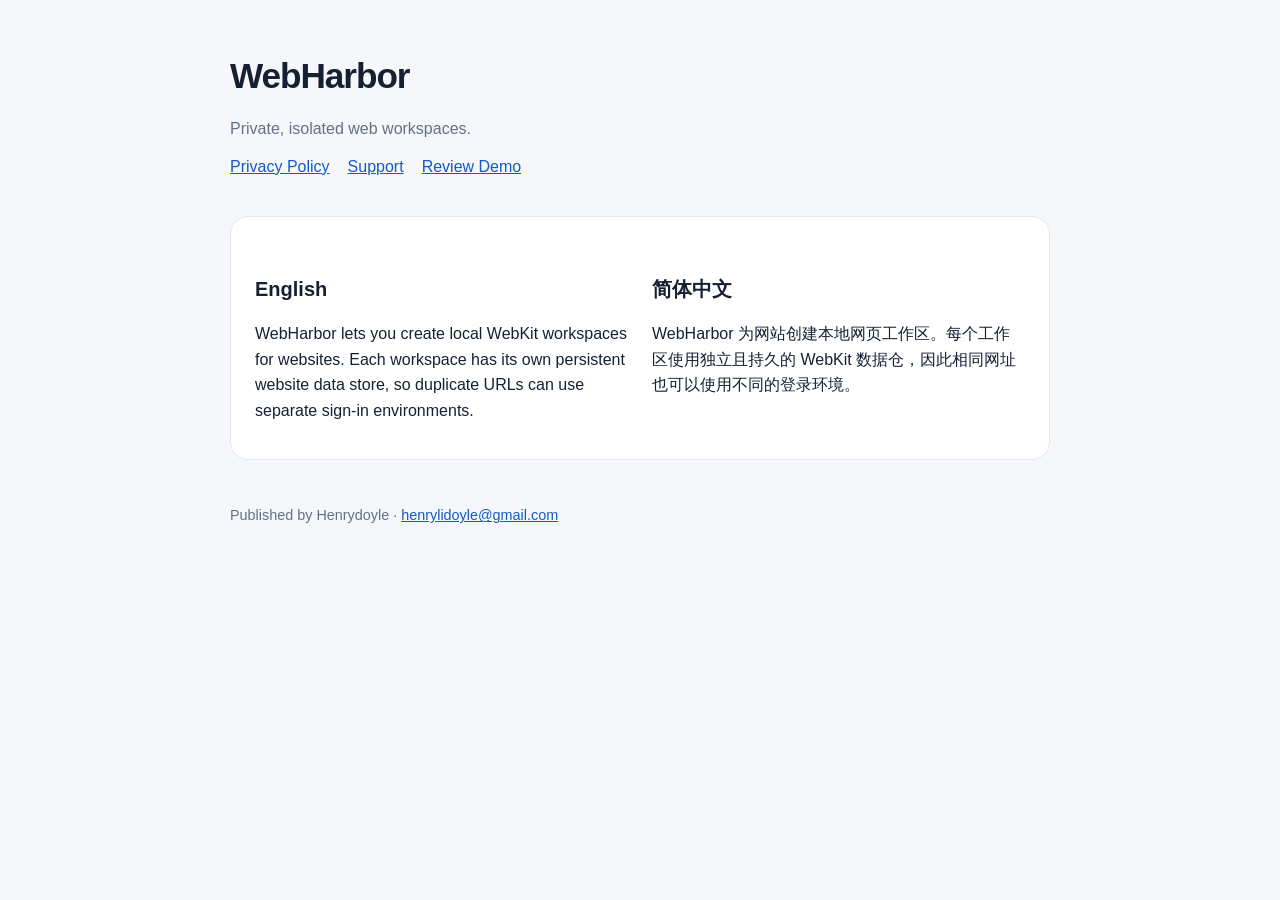
<file: index.html>
<!doctype html>
<html lang="en">
<head>
  <meta charset="utf-8">
  <meta name="viewport" content="width=device-width, initial-scale=1">
  <title>WebHarbor — Private web workspaces</title>
  <link rel="stylesheet" href="styles.css">
</head>
<body>
<main>
  <header>
    <h1>WebHarbor</h1>
    <p class="muted">Private, isolated web workspaces.</p>
    <nav><a href="privacy/">Privacy Policy</a><a href="support/">Support</a><a href="webharbor-demo/">Review Demo</a></nav>
  </header>
  <section class="card lang">
    <div>
      <h2>English</h2>
      <p>WebHarbor lets you create local WebKit workspaces for websites. Each workspace has its own persistent website data store, so duplicate URLs can use separate sign-in environments.</p>
    </div>
    <div lang="zh-Hans">
      <h2>简体中文</h2>
      <p>WebHarbor 为网站创建本地网页工作区。每个工作区使用独立且持久的 WebKit 数据仓，因此相同网址也可以使用不同的登录环境。</p>
    </div>
  </section>
  <footer class="muted">Published by Henrydoyle · <a href="mailto:henrylidoyle@gmail.com">henrylidoyle@gmail.com</a></footer>
</main>
</body>
</html>
</file>
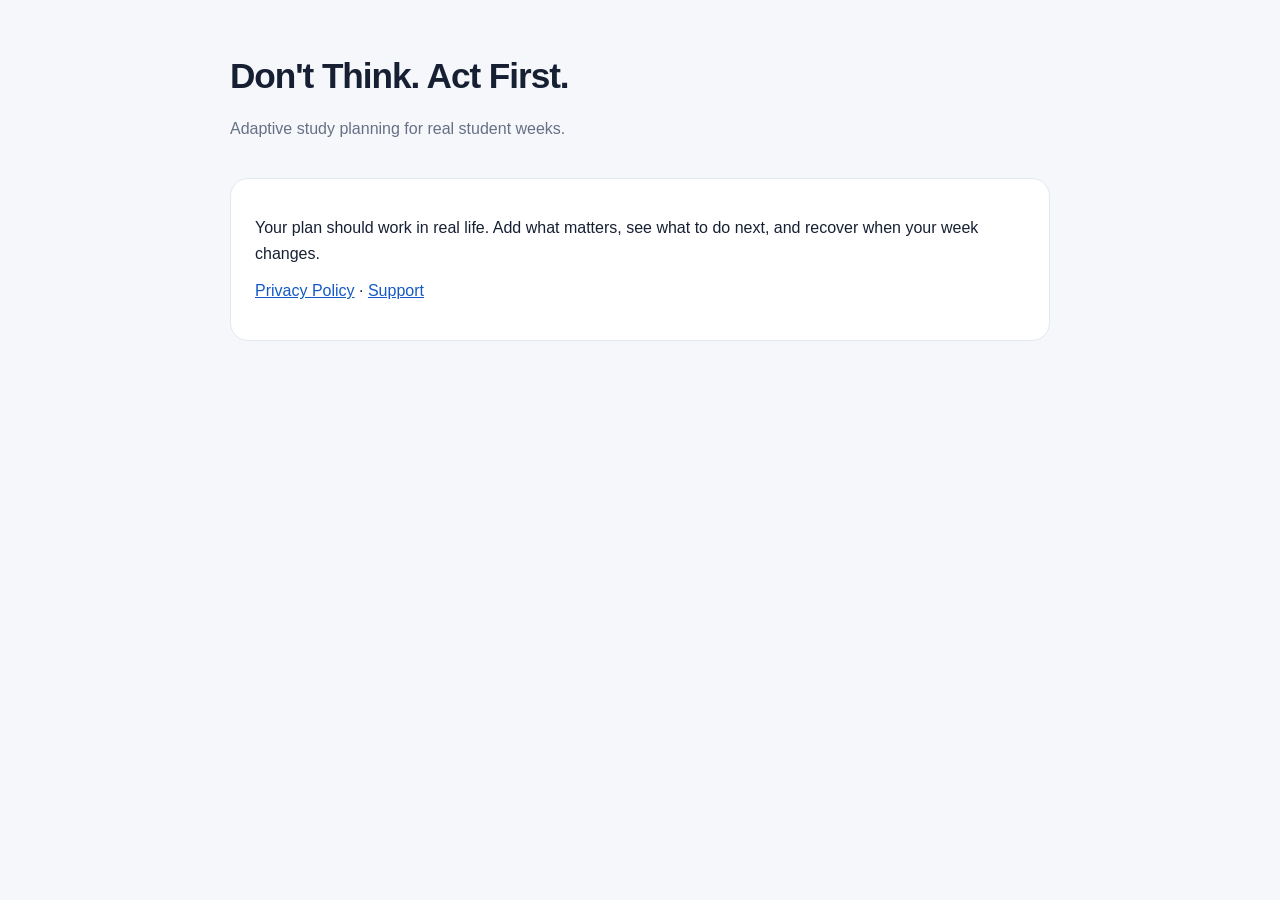
<file: dont-think-act-first/index.html>
<!doctype html>
<html lang="en">
<head>
  <meta charset="utf-8">
  <meta name="viewport" content="width=device-width, initial-scale=1">
  <title>Don't Think. Act First.</title>
  <link rel="stylesheet" href="../styles.css">
</head>
<body>
<main>
  <header><h1>Don't Think. Act First.</h1><p class="muted">Adaptive study planning for real student weeks.</p></header>
  <section class="card">
    <p>Your plan should work in real life. Add what matters, see what to do next, and recover when your week changes.</p>
    <p><a href="privacy/">Privacy Policy</a> · <a href="support/">Support</a></p>
  </section>
</main>
</body>
</html>
</file>
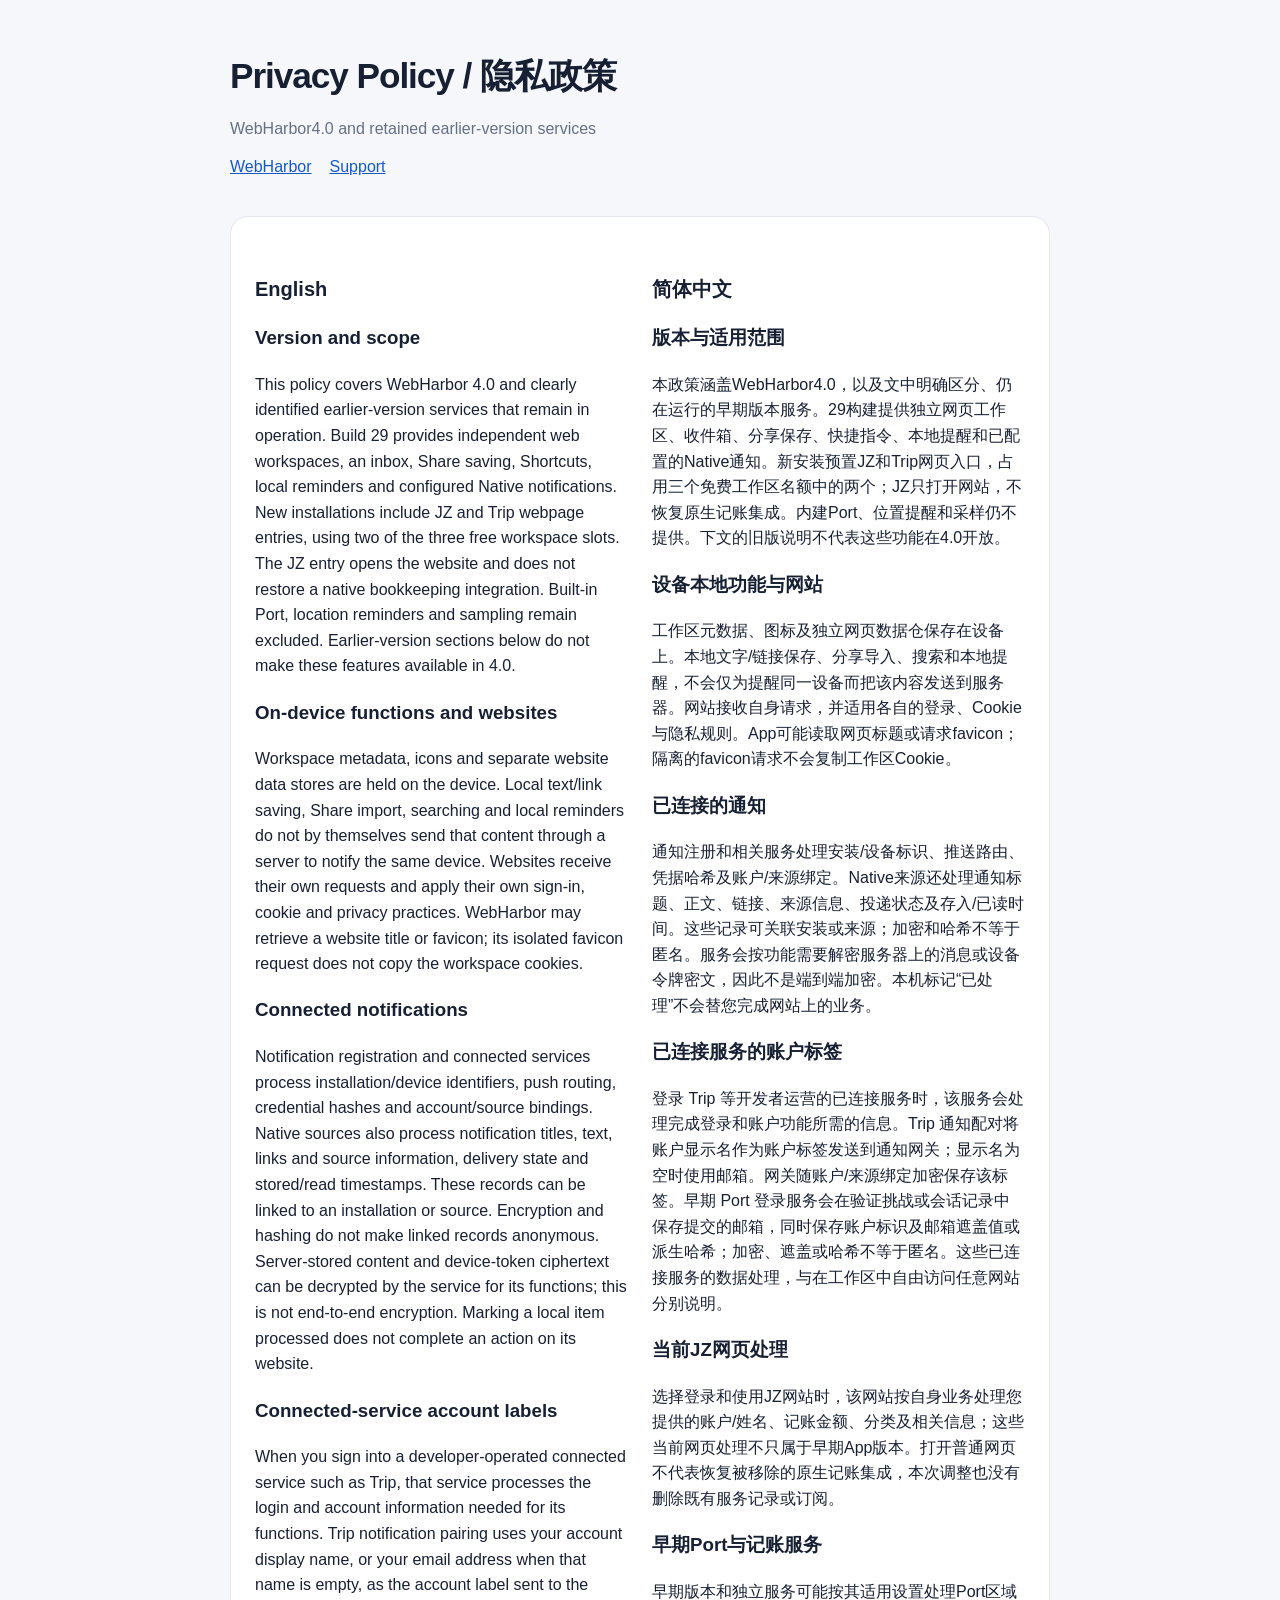
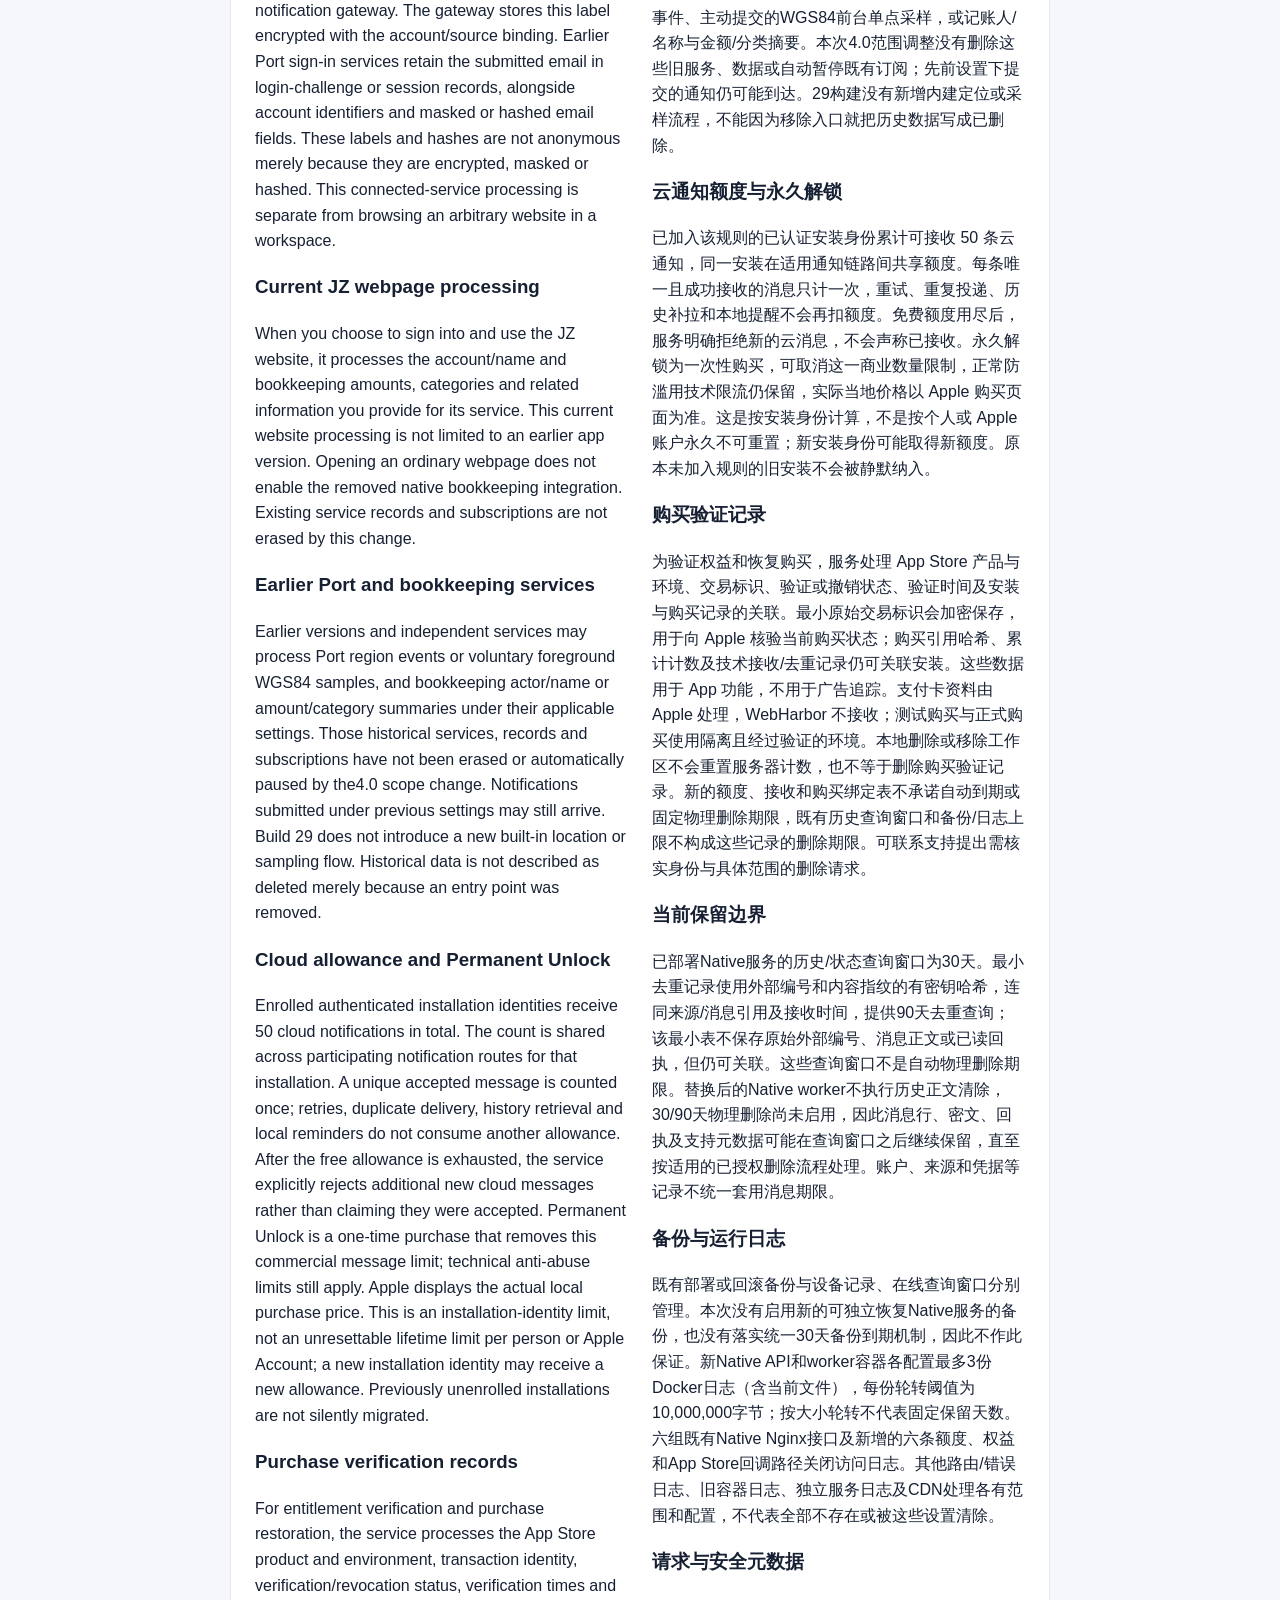
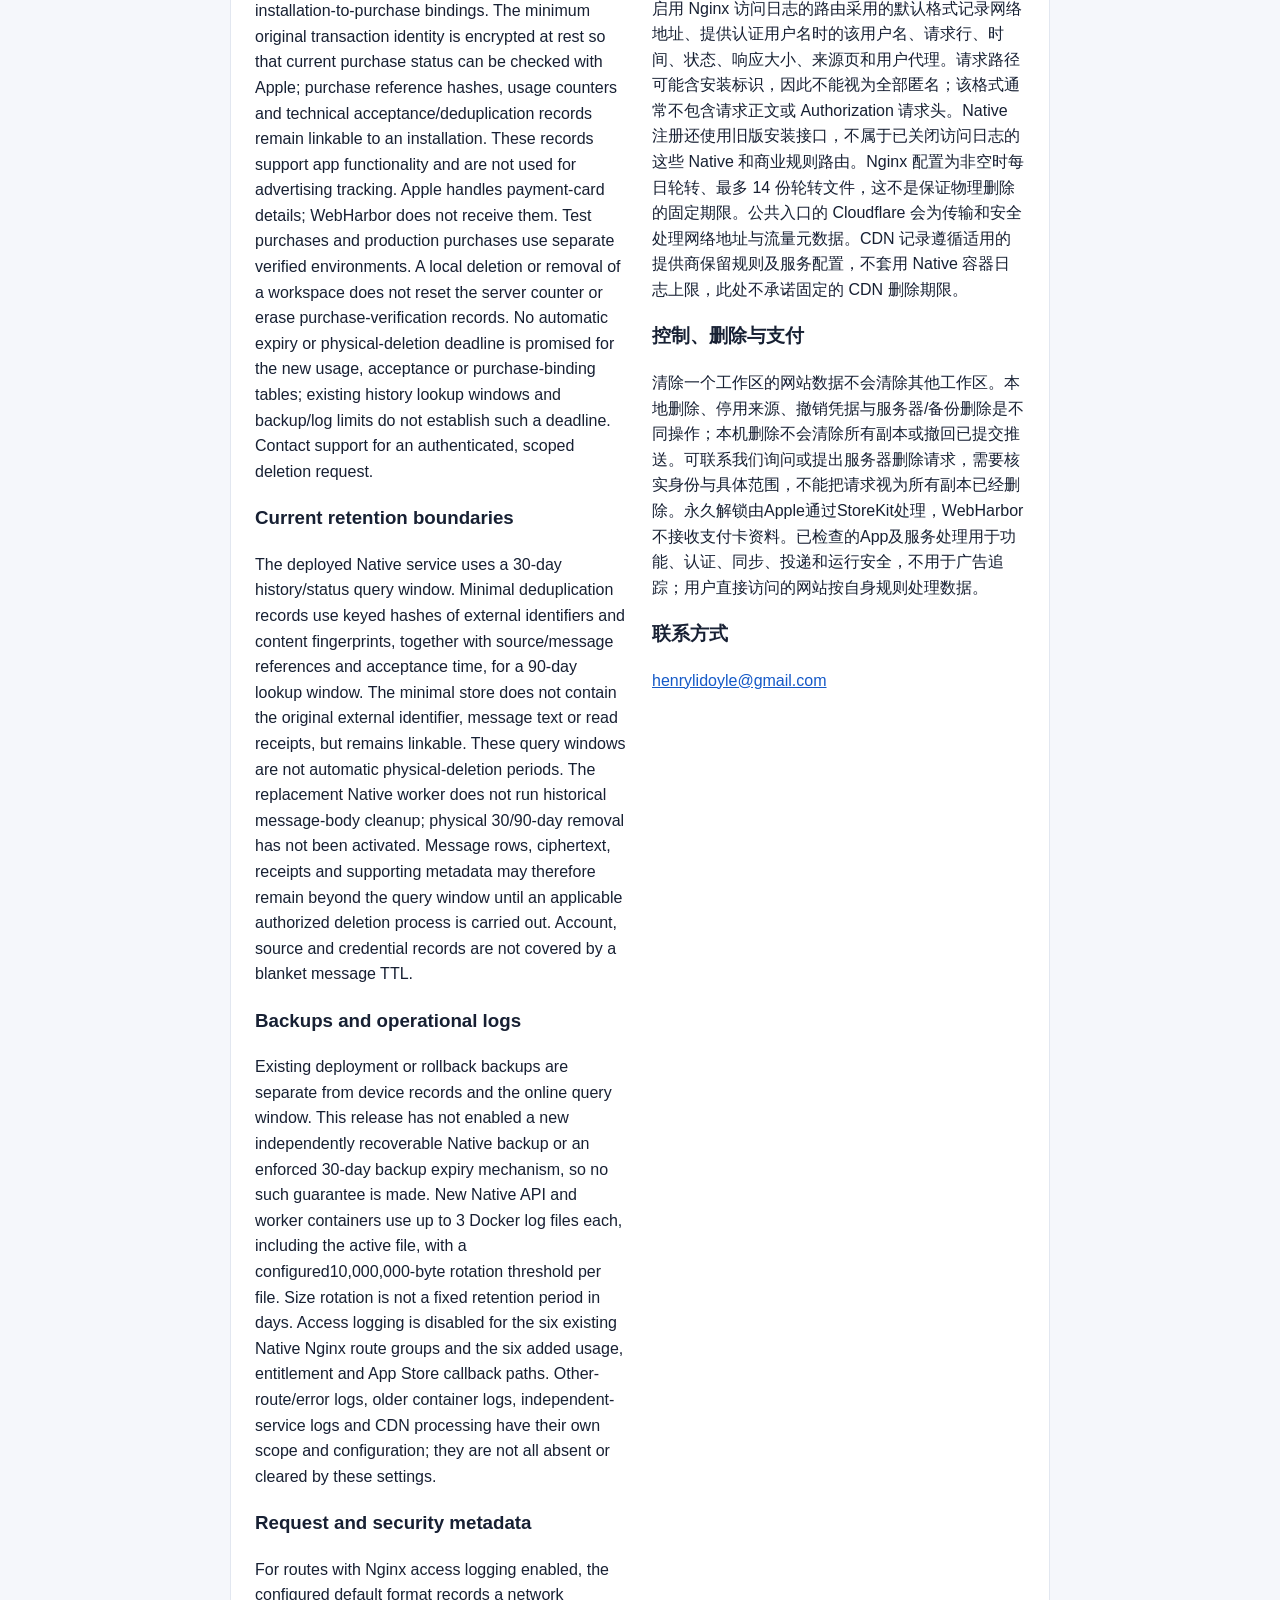
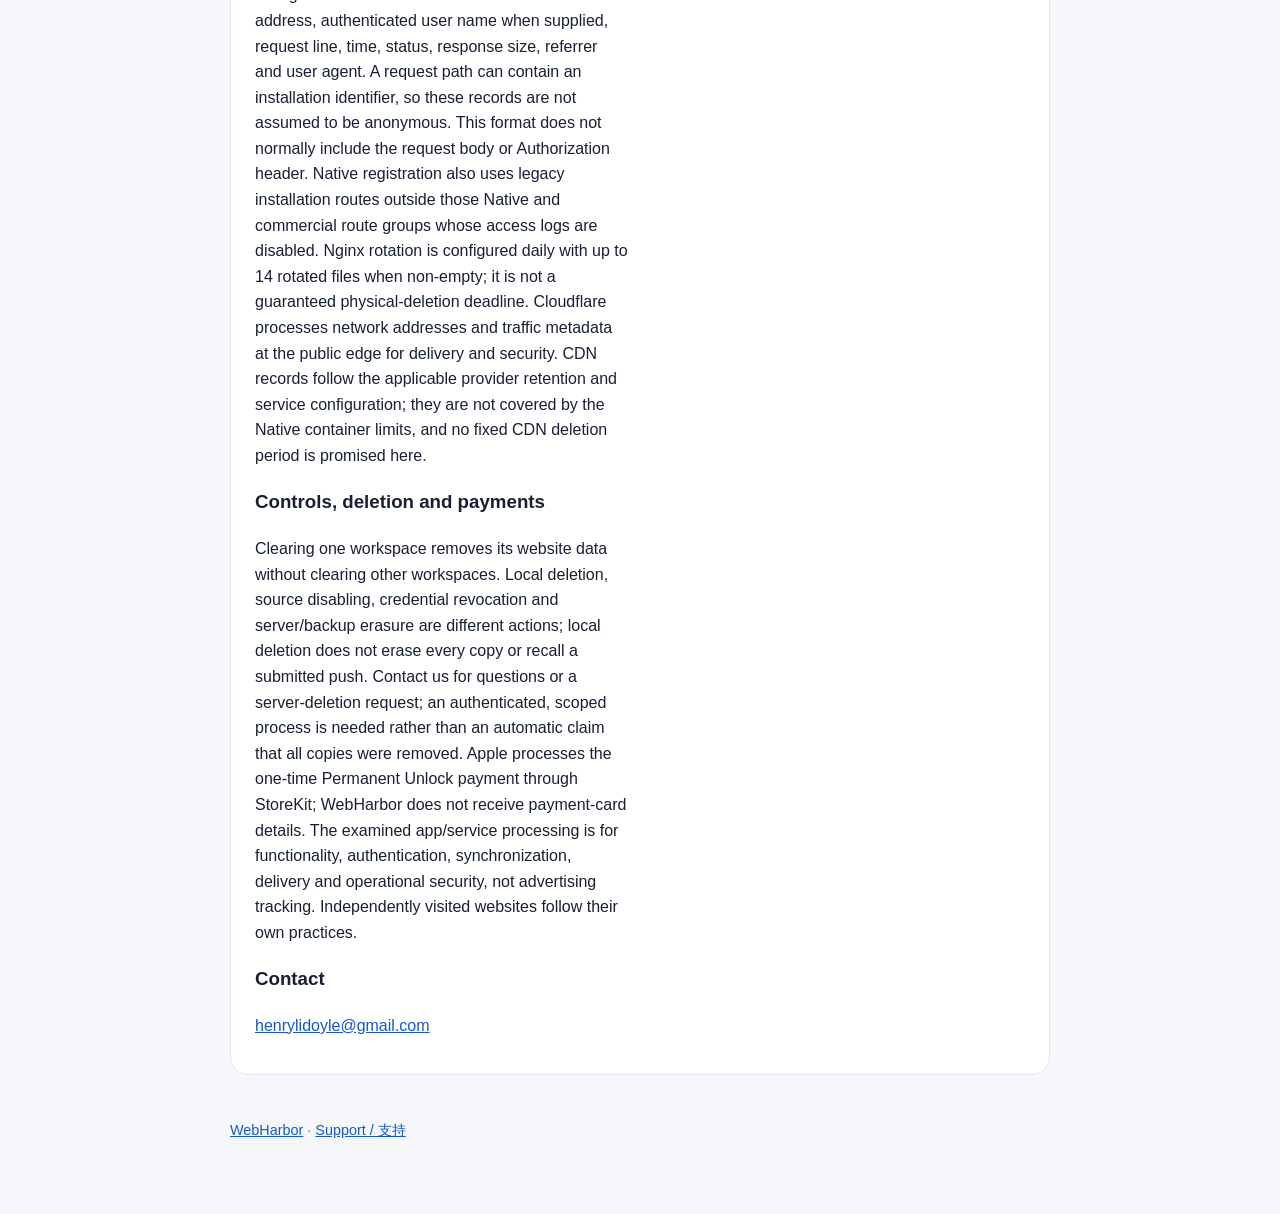
<file: privacy/index.html>
<!doctype html><html lang="en"><head><meta charset="utf-8"><meta name="viewport" content="width=device-width, initial-scale=1"><title>WebHarbor Privacy Policy</title><link rel="stylesheet" href="../styles.css"></head><body><main><header><h1>Privacy Policy / 隐私政策</h1><p class="muted">WebHarbor4.0 and retained earlier-version services</p><nav><a href="../">WebHarbor</a><a href="../support/">Support</a></nav></header><section class="card lang"><article><h2>English</h2><h3>Version and scope</h3><p>This policy covers WebHarbor 4.0 and clearly identified earlier-version services that remain in operation. Build 29 provides independent web workspaces, an inbox, Share saving, Shortcuts, local reminders and configured Native notifications. New installations include JZ and Trip webpage entries, using two of the three free workspace slots. The JZ entry opens the website and does not restore a native bookkeeping integration. Built-in Port, location reminders and sampling remain excluded. Earlier-version sections below do not make these features available in 4.0.</p><h3>On-device functions and websites</h3><p>Workspace metadata, icons and separate website data stores are held on the device. Local text/link saving, Share import, searching and local reminders do not by themselves send that content through a server to notify the same device. Websites receive their own requests and apply their own sign-in, cookie and privacy practices. WebHarbor may retrieve a website title or favicon; its isolated favicon request does not copy the workspace cookies.</p><h3>Connected notifications</h3><p>Notification registration and connected services process installation/device identifiers, push routing, credential hashes and account/source bindings. Native sources also process notification titles, text, links and source information, delivery state and stored/read timestamps. These records can be linked to an installation or source. Encryption and hashing do not make linked records anonymous. Server-stored content and device-token ciphertext can be decrypted by the service for its functions; this is not end-to-end encryption. Marking a local item processed does not complete an action on its website.</p><h3>Connected-service account labels</h3><p>When you sign into a developer-operated connected service such as Trip, that service processes the login and account information needed for its functions. Trip notification pairing uses your account display name, or your email address when that name is empty, as the account label sent to the notification gateway. The gateway stores this label encrypted with the account/source binding. Earlier Port sign-in services retain the submitted email in login-challenge or session records, alongside account identifiers and masked or hashed email fields. These labels and hashes are not anonymous merely because they are encrypted, masked or hashed. This connected-service processing is separate from browsing an arbitrary website in a workspace.</p><h3>Current JZ webpage processing</h3><p>When you choose to sign into and use the JZ website, it processes the account/name and bookkeeping amounts, categories and related information you provide for its service. This current website processing is not limited to an earlier app version. Opening an ordinary webpage does not enable the removed native bookkeeping integration. Existing service records and subscriptions are not erased by this change.</p><h3>Earlier Port and bookkeeping services</h3><p>Earlier versions and independent services may process Port region events or voluntary foreground WGS84 samples, and bookkeeping actor/name or amount/category summaries under their applicable settings. Those historical services, records and subscriptions have not been erased or automatically paused by the4.0 scope change. Notifications submitted under previous settings may still arrive. Build 29 does not introduce a new built-in location or sampling flow. Historical data is not described as deleted merely because an entry point was removed.</p><h3>Cloud allowance and Permanent Unlock</h3><p>Enrolled authenticated installation identities receive 50 cloud notifications in total. The count is shared across participating notification routes for that installation. A unique accepted message is counted once; retries, duplicate delivery, history retrieval and local reminders do not consume another allowance. After the free allowance is exhausted, the service explicitly rejects additional new cloud messages rather than claiming they were accepted. Permanent Unlock is a one-time purchase that removes this commercial message limit; technical anti-abuse limits still apply. Apple displays the actual local purchase price. This is an installation-identity limit, not an unresettable lifetime limit per person or Apple Account; a new installation identity may receive a new allowance. Previously unenrolled installations are not silently migrated.</p><h3>Purchase verification records</h3><p>For entitlement verification and purchase restoration, the service processes the App Store product and environment, transaction identity, verification/revocation status, verification times and installation-to-purchase bindings. The minimum original transaction identity is encrypted at rest so that current purchase status can be checked with Apple; purchase reference hashes, usage counters and technical acceptance/deduplication records remain linkable to an installation. These records support app functionality and are not used for advertising tracking. Apple handles payment-card details; WebHarbor does not receive them. Test purchases and production purchases use separate verified environments. A local deletion or removal of a workspace does not reset the server counter or erase purchase-verification records. No automatic expiry or physical-deletion deadline is promised for the new usage, acceptance or purchase-binding tables; existing history lookup windows and backup/log limits do not establish such a deadline. Contact support for an authenticated, scoped deletion request.</p><h3>Current retention boundaries</h3><p>The deployed Native service uses a 30-day history/status query window. Minimal deduplication records use keyed hashes of external identifiers and content fingerprints, together with source/message references and acceptance time, for a 90-day lookup window. The minimal store does not contain the original external identifier, message text or read receipts, but remains linkable. These query windows are not automatic physical-deletion periods. The replacement Native worker does not run historical message-body cleanup; physical 30/90-day removal has not been activated. Message rows, ciphertext, receipts and supporting metadata may therefore remain beyond the query window until an applicable authorized deletion process is carried out. Account, source and credential records are not covered by a blanket message TTL.</p><h3>Backups and operational logs</h3><p>Existing deployment or rollback backups are separate from device records and the online query window. This release has not enabled a new independently recoverable Native backup or an enforced 30-day backup expiry mechanism, so no such guarantee is made. New Native API and worker containers use up to 3 Docker log files each, including the active file, with a configured10,000,000-byte rotation threshold per file. Size rotation is not a fixed retention period in days. Access logging is disabled for the six existing Native Nginx route groups and the six added usage, entitlement and App Store callback paths. Other-route/error logs, older container logs, independent-service logs and CDN processing have their own scope and configuration; they are not all absent or cleared by these settings.</p><h3>Request and security metadata</h3><p>For routes with Nginx access logging enabled, the configured default format records a network address, authenticated user name when supplied, request line, time, status, response size, referrer and user agent. A request path can contain an installation identifier, so these records are not assumed to be anonymous. This format does not normally include the request body or Authorization header. Native registration also uses legacy installation routes outside those Native and commercial route groups whose access logs are disabled. Nginx rotation is configured daily with up to 14 rotated files when non-empty; it is not a guaranteed physical-deletion deadline. Cloudflare processes network addresses and traffic metadata at the public edge for delivery and security. CDN records follow the applicable provider retention and service configuration; they are not covered by the Native container limits, and no fixed CDN deletion period is promised here.</p><h3>Controls, deletion and payments</h3><p>Clearing one workspace removes its website data without clearing other workspaces. Local deletion, source disabling, credential revocation and server/backup erasure are different actions; local deletion does not erase every copy or recall a submitted push. Contact us for questions or a server-deletion request; an authenticated, scoped process is needed rather than an automatic claim that all copies were removed. Apple processes the one-time Permanent Unlock payment through StoreKit; WebHarbor does not receive payment-card details. The examined app/service processing is for functionality, authentication, synchronization, delivery and operational security, not advertising tracking. Independently visited websites follow their own practices.</p><h3>Contact</h3><p><a href="mailto:henrylidoyle@gmail.com">henrylidoyle@gmail.com</a></p></article><article><h2>简体中文</h2><h3>版本与适用范围</h3><p>本政策涵盖WebHarbor4.0，以及文中明确区分、仍在运行的早期版本服务。29构建提供独立网页工作区、收件箱、分享保存、快捷指令、本地提醒和已配置的Native通知。新安装预置JZ和Trip网页入口，占用三个免费工作区名额中的两个；JZ只打开网站，不恢复原生记账集成。内建Port、位置提醒和采样仍不提供。下文的旧版说明不代表这些功能在4.0开放。</p><h3>设备本地功能与网站</h3><p>工作区元数据、图标及独立网页数据仓保存在设备上。本地文字/链接保存、分享导入、搜索和本地提醒，不会仅为提醒同一设备而把该内容发送到服务器。网站接收自身请求，并适用各自的登录、Cookie与隐私规则。App可能读取网页标题或请求favicon；隔离的favicon请求不会复制工作区Cookie。</p><h3>已连接的通知</h3><p>通知注册和相关服务处理安装/设备标识、推送路由、凭据哈希及账户/来源绑定。Native来源还处理通知标题、正文、链接、来源信息、投递状态及存入/已读时间。这些记录可关联安装或来源；加密和哈希不等于匿名。服务会按功能需要解密服务器上的消息或设备令牌密文，因此不是端到端加密。本机标记“已处理”不会替您完成网站上的业务。</p><h3>已连接服务的账户标签</h3><p>登录 Trip 等开发者运营的已连接服务时，该服务会处理完成登录和账户功能所需的信息。Trip 通知配对将账户显示名作为账户标签发送到通知网关；显示名为空时使用邮箱。网关随账户/来源绑定加密保存该标签。早期 Port 登录服务会在验证挑战或会话记录中保存提交的邮箱，同时保存账户标识及邮箱遮盖值或派生哈希；加密、遮盖或哈希不等于匿名。这些已连接服务的数据处理，与在工作区中自由访问任意网站分别说明。</p><h3>当前JZ网页处理</h3><p>选择登录和使用JZ网站时，该网站按自身业务处理您提供的账户/姓名、记账金额、分类及相关信息；这些当前网页处理不只属于早期App版本。打开普通网页不代表恢复被移除的原生记账集成，本次调整也没有删除既有服务记录或订阅。</p><h3>早期Port与记账服务</h3><p>早期版本和独立服务可能按其适用设置处理Port区域事件、主动提交的WGS84前台单点采样，或记账人/名称与金额/分类摘要。本次4.0范围调整没有删除这些旧服务、数据或自动暂停既有订阅；先前设置下提交的通知仍可能到达。29构建没有新增内建定位或采样流程，不能因为移除入口就把历史数据写成已删除。</p><h3>云通知额度与永久解锁</h3><p>已加入该规则的已认证安装身份累计可接收 50 条云通知，同一安装在适用通知链路间共享额度。每条唯一且成功接收的消息只计一次，重试、重复投递、历史补拉和本地提醒不会再扣额度。免费额度用尽后，服务明确拒绝新的云消息，不会声称已接收。永久解锁为一次性购买，可取消这一商业数量限制，正常防滥用技术限流仍保留，实际当地价格以 Apple 购买页面为准。这是按安装身份计算，不是按个人或 Apple 账户永久不可重置；新安装身份可能取得新额度。原本未加入规则的旧安装不会被静默纳入。</p><h3>购买验证记录</h3><p>为验证权益和恢复购买，服务处理 App Store 产品与环境、交易标识、验证或撤销状态、验证时间及安装与购买记录的关联。最小原始交易标识会加密保存，用于向 Apple 核验当前购买状态；购买引用哈希、累计计数及技术接收/去重记录仍可关联安装。这些数据用于 App 功能，不用于广告追踪。支付卡资料由 Apple 处理，WebHarbor 不接收；测试购买与正式购买使用隔离且经过验证的环境。本地删除或移除工作区不会重置服务器计数，也不等于删除购买验证记录。新的额度、接收和购买绑定表不承诺自动到期或固定物理删除期限，既有历史查询窗口和备份/日志上限不构成这些记录的删除期限。可联系支持提出需核实身份与具体范围的删除请求。</p><h3>当前保留边界</h3><p>已部署Native服务的历史/状态查询窗口为30天。最小去重记录使用外部编号和内容指纹的有密钥哈希，连同来源/消息引用及接收时间，提供90天去重查询；该最小表不保存原始外部编号、消息正文或已读回执，但仍可关联。这些查询窗口不是自动物理删除期限。替换后的Native worker不执行历史正文清除，30/90天物理删除尚未启用，因此消息行、密文、回执及支持元数据可能在查询窗口之后继续保留，直至按适用的已授权删除流程处理。账户、来源和凭据等记录不统一套用消息期限。</p><h3>备份与运行日志</h3><p>既有部署或回滚备份与设备记录、在线查询窗口分别管理。本次没有启用新的可独立恢复Native服务的备份，也没有落实统一30天备份到期机制，因此不作此保证。新Native API和worker容器各配置最多3份Docker日志（含当前文件），每份轮转阈值为10,000,000字节；按大小轮转不代表固定保留天数。六组既有Native Nginx接口及新增的六条额度、权益和App Store回调路径关闭访问日志。其他路由/错误日志、旧容器日志、独立服务日志及CDN处理各有范围和配置，不代表全部不存在或被这些设置清除。</p><h3>请求与安全元数据</h3><p>启用 Nginx 访问日志的路由采用的默认格式记录网络地址、提供认证用户名时的该用户名、请求行、时间、状态、响应大小、来源页和用户代理。请求路径可能含安装标识，因此不能视为全部匿名；该格式通常不包含请求正文或 Authorization 请求头。Native 注册还使用旧版安装接口，不属于已关闭访问日志的这些 Native 和商业规则路由。Nginx 配置为非空时每日轮转、最多 14 份轮转文件，这不是保证物理删除的固定期限。公共入口的 Cloudflare 会为传输和安全处理网络地址与流量元数据。CDN 记录遵循适用的提供商保留规则及服务配置，不套用 Native 容器日志上限，此处不承诺固定的 CDN 删除期限。</p><h3>控制、删除与支付</h3><p>清除一个工作区的网站数据不会清除其他工作区。本地删除、停用来源、撤销凭据与服务器/备份删除是不同操作；本机删除不会清除所有副本或撤回已提交推送。可联系我们询问或提出服务器删除请求，需要核实身份与具体范围，不能把请求视为所有副本已经删除。永久解锁由Apple通过StoreKit处理，WebHarbor不接收支付卡资料。已检查的App及服务处理用于功能、认证、同步、投递和运行安全，不用于广告追踪；用户直接访问的网站按自身规则处理数据。</p><h3>联系方式</h3><p><a href="mailto:henrylidoyle@gmail.com">henrylidoyle@gmail.com</a></p></article></section><footer class="muted"><a href="../">WebHarbor</a> · <a href="../support/">Support / 支持</a></footer></main></body></html>
</file>
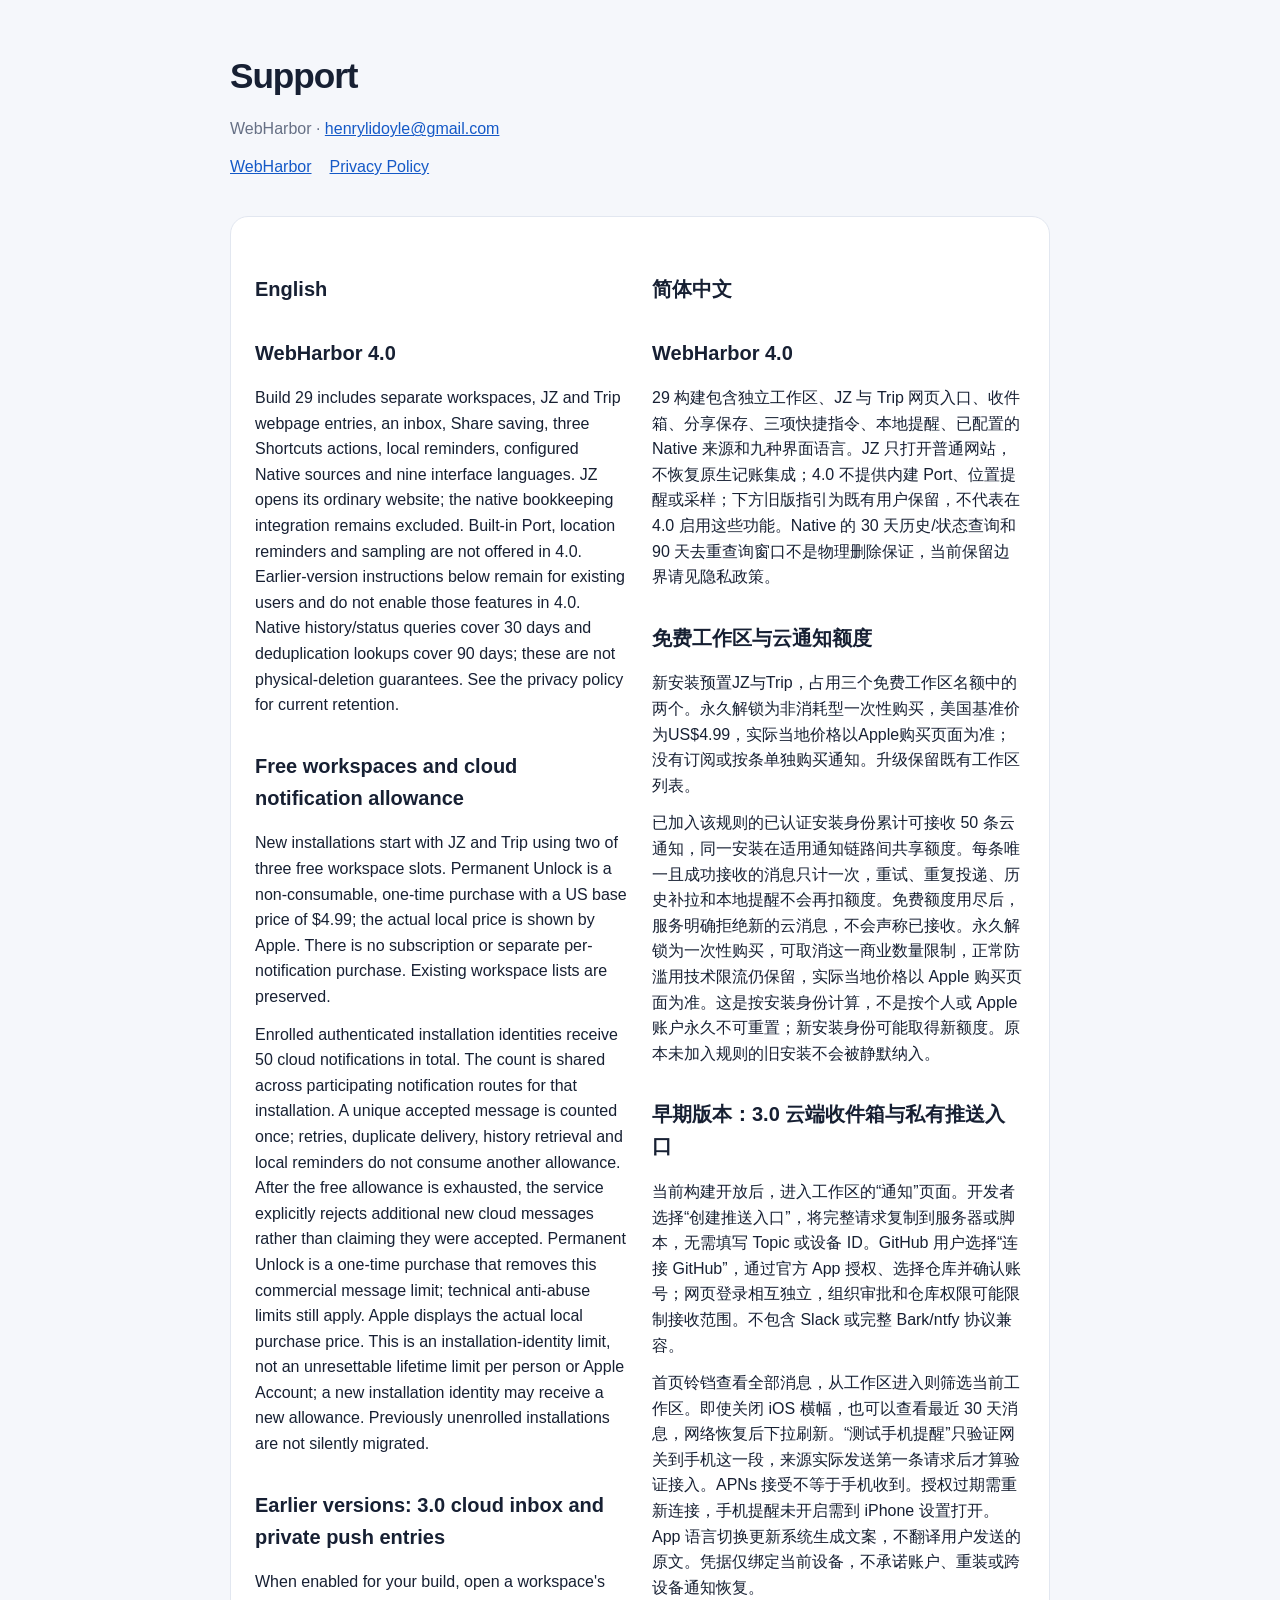
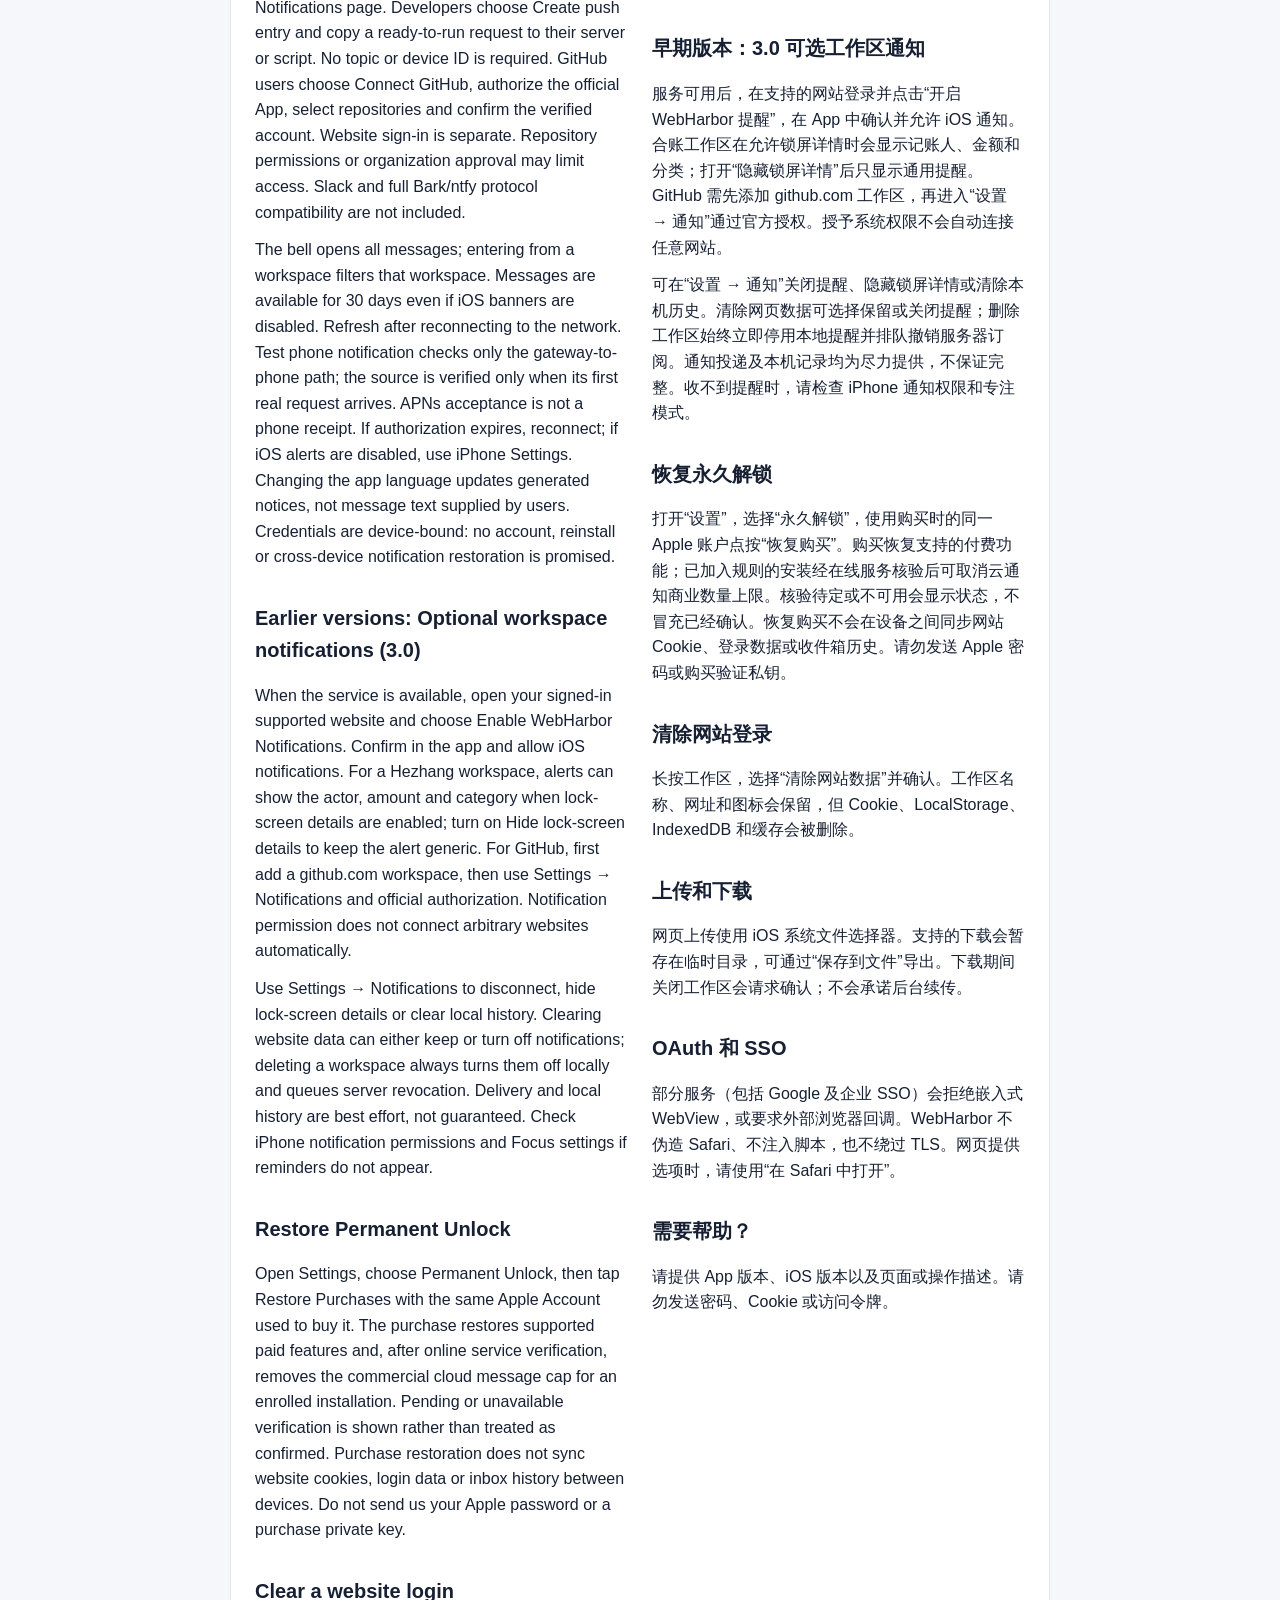
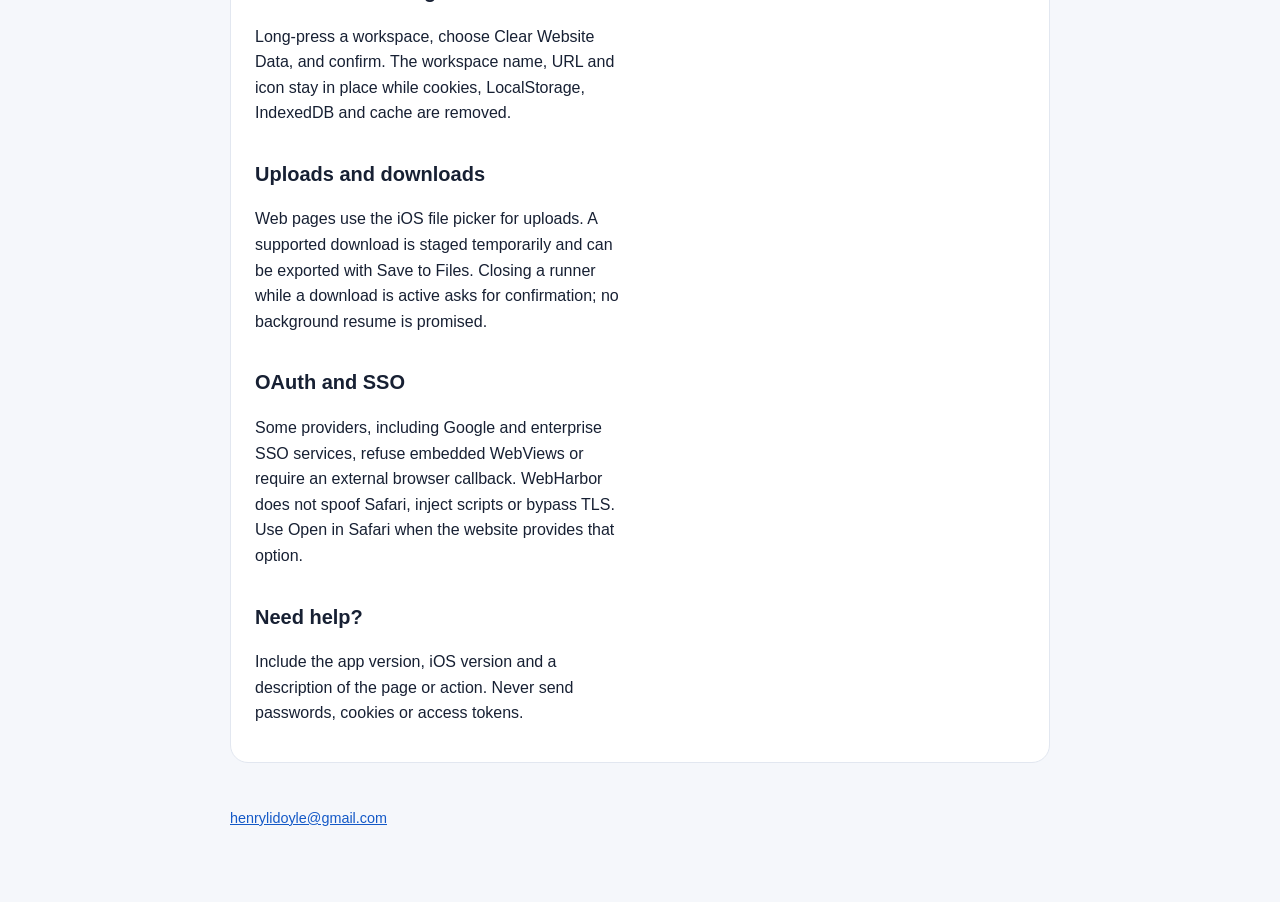
<file: support/index.html>
<!doctype html>
<html lang="en">
<head>
  <meta charset="utf-8">
  <meta name="viewport" content="width=device-width, initial-scale=1">
  <title>WebHarbor Support</title>
  <link rel="stylesheet" href="../styles.css">
</head>
<body>
<main>
  <header><h1>Support</h1><p class="muted">WebHarbor · <a href="mailto:henrylidoyle@gmail.com">henrylidoyle@gmail.com</a></p><nav><a href="../">WebHarbor</a><a href="../privacy/">Privacy Policy</a></nav></header>
  <section class="card lang">
    <article>
      <h2>English</h2><h2>WebHarbor 4.0</h2><p>Build 29 includes separate workspaces, JZ and Trip webpage entries, an inbox, Share saving, three Shortcuts actions, local reminders, configured Native sources and nine interface languages. JZ opens its ordinary website; the native bookkeeping integration remains excluded. Built-in Port, location reminders and sampling are not offered in 4.0. Earlier-version instructions below remain for existing users and do not enable those features in 4.0. Native history/status queries cover 30 days and deduplication lookups cover 90 days; these are not physical-deletion guarantees. See the privacy policy for current retention.</p>
      <h2>Free workspaces and cloud notification allowance</h2><p>New installations start with JZ and Trip using two of three free workspace slots. Permanent Unlock is a non-consumable, one-time purchase with a US base price of $4.99; the actual local price is shown by Apple. There is no subscription or separate per-notification purchase. Existing workspace lists are preserved.</p><p>Enrolled authenticated installation identities receive 50 cloud notifications in total. The count is shared across participating notification routes for that installation. A unique accepted message is counted once; retries, duplicate delivery, history retrieval and local reminders do not consume another allowance. After the free allowance is exhausted, the service explicitly rejects additional new cloud messages rather than claiming they were accepted. Permanent Unlock is a one-time purchase that removes this commercial message limit; technical anti-abuse limits still apply. Apple displays the actual local purchase price. This is an installation-identity limit, not an unresettable lifetime limit per person or Apple Account; a new installation identity may receive a new allowance. Previously unenrolled installations are not silently migrated.</p><h2>Earlier versions: 3.0 cloud inbox and private push entries</h2><p>When enabled for your build, open a workspace's Notifications page. Developers choose Create push entry and copy a ready-to-run request to their server or script. No topic or device ID is required. GitHub users choose Connect GitHub, authorize the official App, select repositories and confirm the verified account. Website sign-in is separate. Repository permissions or organization approval may limit access. Slack and full Bark/ntfy protocol compatibility are not included.</p><p>The bell opens all messages; entering from a workspace filters that workspace. Messages are available for 30 days even if iOS banners are disabled. Refresh after reconnecting to the network. Test phone notification checks only the gateway-to-phone path; the source is verified only when its first real request arrives. APNs acceptance is not a phone receipt. If authorization expires, reconnect; if iOS alerts are disabled, use iPhone Settings. Changing the app language updates generated notices, not message text supplied by users. Credentials are device-bound: no account, reinstall or cross-device notification restoration is promised.</p>
      <h2>Earlier versions: Optional workspace notifications (3.0)</h2><p>When the service is available, open your signed-in supported website and choose Enable WebHarbor Notifications. Confirm in the app and allow iOS notifications. For a Hezhang workspace, alerts can show the actor, amount and category when lock-screen details are enabled; turn on Hide lock-screen details to keep the alert generic. For GitHub, first add a github.com workspace, then use Settings → Notifications and official authorization. Notification permission does not connect arbitrary websites automatically.</p><p>Use Settings → Notifications to disconnect, hide lock-screen details or clear local history. Clearing website data can either keep or turn off notifications; deleting a workspace always turns them off locally and queues server revocation. Delivery and local history are best effort, not guaranteed. Check iPhone notification permissions and Focus settings if reminders do not appear.</p>
      <h2>Restore Permanent Unlock</h2><p>Open Settings, choose Permanent Unlock, then tap Restore Purchases with the same Apple Account used to buy it. The purchase restores supported paid features and, after online service verification, removes the commercial cloud message cap for an enrolled installation. Pending or unavailable verification is shown rather than treated as confirmed. Purchase restoration does not sync website cookies, login data or inbox history between devices. Do not send us your Apple password or a purchase private key.</p>
      <h2>Clear a website login</h2><p>Long-press a workspace, choose Clear Website Data, and confirm. The workspace name, URL and icon stay in place while cookies, LocalStorage, IndexedDB and cache are removed.</p>
      <h2>Uploads and downloads</h2><p>Web pages use the iOS file picker for uploads. A supported download is staged temporarily and can be exported with Save to Files. Closing a runner while a download is active asks for confirmation; no background resume is promised.</p>
      <h2>OAuth and SSO</h2><p>Some providers, including Google and enterprise SSO services, refuse embedded WebViews or require an external browser callback. WebHarbor does not spoof Safari, inject scripts or bypass TLS. Use Open in Safari when the website provides that option.</p>
      <h2>Need help?</h2><p>Include the app version, iOS version and a description of the page or action. Never send passwords, cookies or access tokens.</p>
    </article>
    <article lang="zh-Hans">
      <h2>简体中文</h2><h2>WebHarbor 4.0</h2><p>29 构建包含独立工作区、JZ 与 Trip 网页入口、收件箱、分享保存、三项快捷指令、本地提醒、已配置的 Native 来源和九种界面语言。JZ 只打开普通网站，不恢复原生记账集成；4.0 不提供内建 Port、位置提醒或采样；下方旧版指引为既有用户保留，不代表在 4.0 启用这些功能。Native 的 30 天历史/状态查询和 90 天去重查询窗口不是物理删除保证，当前保留边界请见隐私政策。</p>
      <h2>免费工作区与云通知额度</h2><p>新安装预置JZ与Trip，占用三个免费工作区名额中的两个。永久解锁为非消耗型一次性购买，美国基准价为US$4.99，实际当地价格以Apple购买页面为准；没有订阅或按条单独购买通知。升级保留既有工作区列表。</p><p>已加入该规则的已认证安装身份累计可接收 50 条云通知，同一安装在适用通知链路间共享额度。每条唯一且成功接收的消息只计一次，重试、重复投递、历史补拉和本地提醒不会再扣额度。免费额度用尽后，服务明确拒绝新的云消息，不会声称已接收。永久解锁为一次性购买，可取消这一商业数量限制，正常防滥用技术限流仍保留，实际当地价格以 Apple 购买页面为准。这是按安装身份计算，不是按个人或 Apple 账户永久不可重置；新安装身份可能取得新额度。原本未加入规则的旧安装不会被静默纳入。</p><h2>早期版本：3.0 云端收件箱与私有推送入口</h2><p>当前构建开放后，进入工作区的“通知”页面。开发者选择“创建推送入口”，将完整请求复制到服务器或脚本，无需填写 Topic 或设备 ID。GitHub 用户选择“连接 GitHub”，通过官方 App 授权、选择仓库并确认账号；网页登录相互独立，组织审批和仓库权限可能限制接收范围。不包含 Slack 或完整 Bark/ntfy 协议兼容。</p><p>首页铃铛查看全部消息，从工作区进入则筛选当前工作区。即使关闭 iOS 横幅，也可以查看最近 30 天消息，网络恢复后下拉刷新。“测试手机提醒”只验证网关到手机这一段，来源实际发送第一条请求后才算验证接入。APNs 接受不等于手机收到。授权过期需重新连接，手机提醒未开启需到 iPhone 设置打开。App 语言切换更新系统生成文案，不翻译用户发送的原文。凭据仅绑定当前设备，不承诺账户、重装或跨设备通知恢复。</p>
      <h2>早期版本：3.0 可选工作区通知</h2><p>服务可用后，在支持的网站登录并点击“开启 WebHarbor 提醒”，在 App 中确认并允许 iOS 通知。合账工作区在允许锁屏详情时会显示记账人、金额和分类；打开“隐藏锁屏详情”后只显示通用提醒。GitHub 需先添加 github.com 工作区，再进入“设置 → 通知”通过官方授权。授予系统权限不会自动连接任意网站。</p><p>可在“设置 → 通知”关闭提醒、隐藏锁屏详情或清除本机历史。清除网页数据可选择保留或关闭提醒；删除工作区始终立即停用本地提醒并排队撤销服务器订阅。通知投递及本机记录均为尽力提供，不保证完整。收不到提醒时，请检查 iPhone 通知权限和专注模式。</p>
      <h2>恢复永久解锁</h2><p>打开“设置”，选择“永久解锁”，使用购买时的同一 Apple 账户点按“恢复购买”。购买恢复支持的付费功能；已加入规则的安装经在线服务核验后可取消云通知商业数量上限。核验待定或不可用会显示状态，不冒充已经确认。恢复购买不会在设备之间同步网站 Cookie、登录数据或收件箱历史。请勿发送 Apple 密码或购买验证私钥。</p>
      <h2>清除网站登录</h2><p>长按工作区，选择“清除网站数据”并确认。工作区名称、网址和图标会保留，但 Cookie、LocalStorage、IndexedDB 和缓存会被删除。</p>
      <h2>上传和下载</h2><p>网页上传使用 iOS 系统文件选择器。支持的下载会暂存在临时目录，可通过“保存到文件”导出。下载期间关闭工作区会请求确认；不会承诺后台续传。</p>
      <h2>OAuth 和 SSO</h2><p>部分服务（包括 Google 及企业 SSO）会拒绝嵌入式 WebView，或要求外部浏览器回调。WebHarbor 不伪造 Safari、不注入脚本，也不绕过 TLS。网页提供选项时，请使用“在 Safari 中打开”。</p>
      <h2>需要帮助？</h2><p>请提供 App 版本、iOS 版本以及页面或操作描述。请勿发送密码、Cookie 或访问令牌。</p>
    </article>
  </section>
  <footer class="muted"><a href="mailto:henrylidoyle@gmail.com">henrylidoyle@gmail.com</a></footer>
</main>
</body>
</html>
</file>
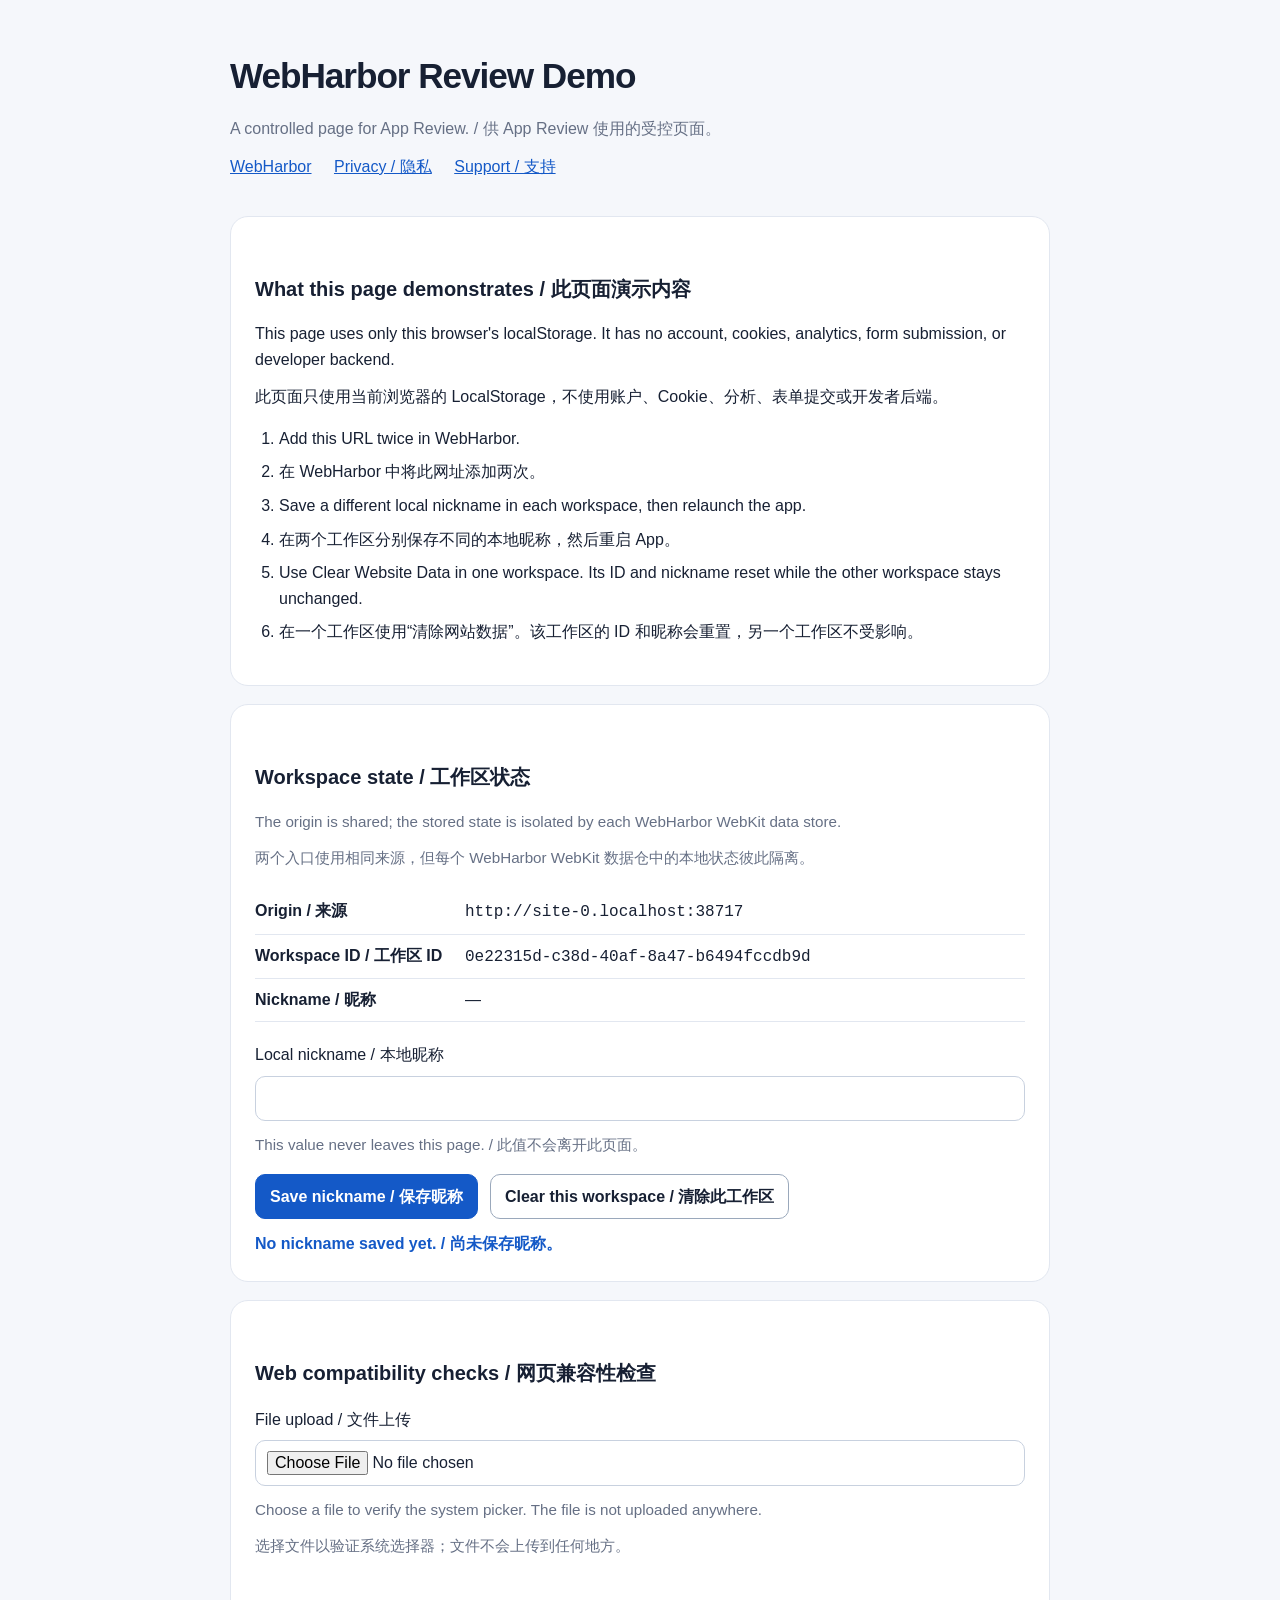
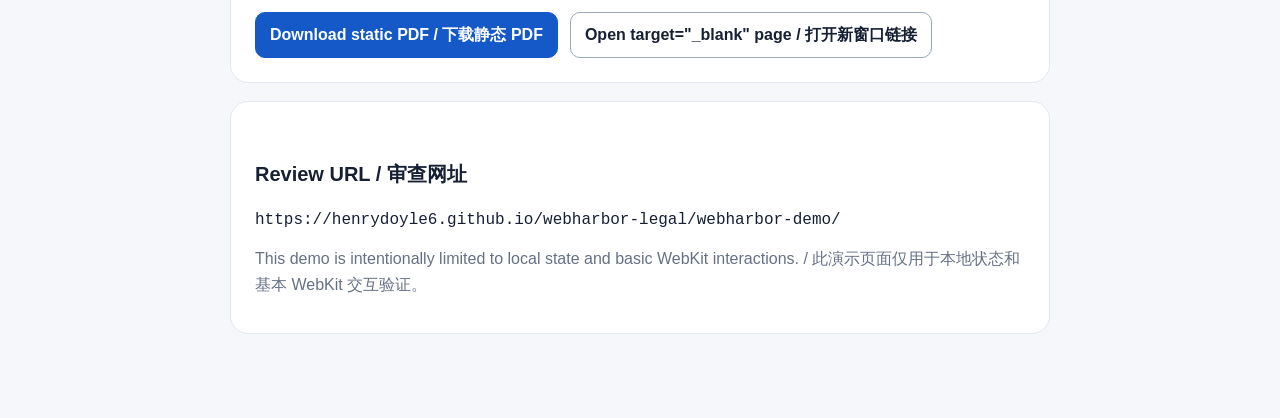
<file: webharbor-demo/index.html>
<!doctype html>
<html lang="en">
<head>
  <meta charset="utf-8">
  <meta name="viewport" content="width=device-width, initial-scale=1">
  <meta name="robots" content="noindex">
  <title>WebHarbor Review Demo</title>
  <link rel="stylesheet" href="../styles.css">
</head>
<body>
<main>
  <header>
    <h1>WebHarbor Review Demo</h1>
    <p class="muted">A controlled page for App Review. / 供 App Review 使用的受控页面。</p>
    <nav>
      <a href="../">WebHarbor</a>
      <a href="../privacy/">Privacy / 隐私</a>
      <a href="../support/">Support / 支持</a>
    </nav>
  </header>

  <section class="card">
    <h2>What this page demonstrates / 此页面演示内容</h2>
    <p>This page uses only this browser's localStorage. It has no account, cookies, analytics, form submission, or developer backend.</p>
    <p lang="zh-Hans">此页面只使用当前浏览器的 LocalStorage，不使用账户、Cookie、分析、表单提交或开发者后端。</p>
    <ol class="demo-steps">
      <li>Add this URL twice in WebHarbor.</li>
      <li lang="zh-Hans">在 WebHarbor 中将此网址添加两次。</li>
      <li>Save a different local nickname in each workspace, then relaunch the app.</li>
      <li lang="zh-Hans">在两个工作区分别保存不同的本地昵称，然后重启 App。</li>
      <li>Use Clear Website Data in one workspace. Its ID and nickname reset while the other workspace stays unchanged.</li>
      <li lang="zh-Hans">在一个工作区使用“清除网站数据”。该工作区的 ID 和昵称会重置，另一个工作区不受影响。</li>
    </ol>
  </section>

  <section class="card" aria-labelledby="workspace-heading">
    <h2 id="workspace-heading">Workspace state / 工作区状态</h2>
    <p class="demo-note">The origin is shared; the stored state is isolated by each WebHarbor WebKit data store.</p>
    <p class="demo-note" lang="zh-Hans">两个入口使用相同来源，但每个 WebHarbor WebKit 数据仓中的本地状态彼此隔离。</p>
    <dl class="demo-details">
      <div><dt>Origin / 来源</dt><dd><code id="origin" class="demo-code">Loading…</code></dd></div>
      <div><dt>Workspace ID / 工作区 ID</dt><dd><code id="workspace-id" class="demo-code">Loading…</code></dd></div>
      <div><dt>Nickname / 昵称</dt><dd id="nickname-value">—</dd></div>
    </dl>
    <label for="nickname">Local nickname / 本地昵称</label>
    <input id="nickname" class="demo-input" type="text" maxlength="80" autocomplete="off" aria-describedby="nickname-help">
    <p id="nickname-help" class="demo-note">This value never leaves this page. / 此值不会离开此页面。</p>
    <div class="demo-actions">
      <button id="save-nickname" class="demo-button" type="button">Save nickname / 保存昵称</button>
      <button id="clear-workspace" class="demo-button demo-button-secondary" type="button">Clear this workspace / 清除此工作区</button>
    </div>
    <p id="workspace-status" class="demo-status" role="status" aria-live="polite"></p>
  </section>

  <section class="card" aria-labelledby="compatibility-heading">
    <h2 id="compatibility-heading">Web compatibility checks / 网页兼容性检查</h2>
    <div class="demo-check">
      <label for="file-input">File upload / 文件上传</label>
      <input id="file-input" class="demo-input" type="file" aria-describedby="file-help">
      <p id="file-help" class="demo-note">Choose a file to verify the system picker. The file is not uploaded anywhere.</p>
      <p lang="zh-Hans" class="demo-note">选择文件以验证系统选择器；文件不会上传到任何地方。</p>
      <p id="file-name" class="demo-status" role="status" aria-live="polite"></p>
    </div>
    <div class="demo-actions">
      <a class="demo-button" href="review-demo.pdf" download>Download static PDF / 下载静态 PDF</a>
      <a class="demo-button demo-button-secondary" href="target.html" target="_blank" rel="noopener">Open target="_blank" page / 打开新窗口链接</a>
    </div>
  </section>

  <section class="card">
    <h2>Review URL / 审查网址</h2>
    <p><code class="demo-code">https://henrydoyle6.github.io/webharbor-legal/webharbor-demo/</code></p>
    <p class="muted">This demo is intentionally limited to local state and basic WebKit interactions. / 此演示页面仅用于本地状态和基本 WebKit 交互验证。</p>
  </section>

  <noscript>
    <p class="card">JavaScript is required for the localStorage isolation check. / LocalStorage 隔离检查需要启用 JavaScript。</p>
  </noscript>
</main>

<script>
(() => {
  "use strict";

  const workspaceKey = "webharbor.review-demo.workspace-id.v1";
  const nicknameKey = "webharbor.review-demo.nickname.v1";
  const workspaceID = document.getElementById("workspace-id");
  const nickname = document.getElementById("nickname");
  const nicknameValue = document.getElementById("nickname-value");
  const origin = document.getElementById("origin");
  const status = document.getElementById("workspace-status");
  const fileInput = document.getElementById("file-input");
  const fileName = document.getElementById("file-name");

  function randomID() {
    if (globalThis.crypto && typeof globalThis.crypto.randomUUID === "function") {
      return globalThis.crypto.randomUUID();
    }
    if (globalThis.crypto && typeof globalThis.crypto.getRandomValues === "function") {
      const bytes = new Uint8Array(16);
      globalThis.crypto.getRandomValues(bytes);
      bytes[6] = (bytes[6] & 0x0f) | 0x40;
      bytes[8] = (bytes[8] & 0x3f) | 0x80;
      const hex = Array.from(bytes, byte => byte.toString(16).padStart(2, "0")).join("");
      return `${hex.slice(0, 8)}-${hex.slice(8, 12)}-${hex.slice(12, 16)}-${hex.slice(16, 20)}-${hex.slice(20)}`;
    }
    return `local-${Date.now().toString(36)}-${Math.random().toString(36).slice(2)}`;
  }

  function getOrCreateWorkspaceID() {
    let value = null;
    try {
      value = localStorage.getItem(workspaceKey);
      if (!value) {
        value = randomID();
        localStorage.setItem(workspaceKey, value);
      }
    } catch (_) {
      value = "local-storage-unavailable";
    }
    return value;
  }

  function readNickname() {
    try { return localStorage.getItem(nicknameKey) || ""; } catch (_) { return ""; }
  }

  function render() {
    const id = getOrCreateWorkspaceID();
    const savedNickname = readNickname();
    origin.textContent = window.location.origin;
    workspaceID.textContent = id;
    nickname.value = savedNickname;
    nicknameValue.textContent = savedNickname || "—";
    status.textContent = savedNickname
      ? "Saved locally in this workspace. / 已保存在此工作区本地。"
      : "No nickname saved yet. / 尚未保存昵称。";
  }

  document.getElementById("save-nickname").addEventListener("click", () => {
    const value = nickname.value.trim().slice(0, 80);
    try {
      if (value) localStorage.setItem(nicknameKey, value);
      else localStorage.removeItem(nicknameKey);
    } catch (_) {
      status.textContent = "Local storage is unavailable. / 本地存储不可用。";
      return;
    }
    render();
    status.textContent = value
      ? "Nickname saved locally. / 昵称已保存在本地。"
      : "Nickname cleared. / 昵称已清除。";
  });

  document.getElementById("clear-workspace").addEventListener("click", () => {
    try { localStorage.clear(); } catch (_) { /* The status below remains useful. */ }
    fileInput.value = "";
    fileName.textContent = "";
    render();
    status.textContent = "Workspace data cleared and a new ID was created. / 工作区数据已清除，并已生成新的 ID。";
  });

  fileInput.addEventListener("change", () => {
    const file = fileInput.files && fileInput.files[0];
    if (!file) {
      fileName.textContent = "File selection cancelled. / 已取消选择文件。";
      return;
    }
    const size = `${Math.max(1, Math.round(file.size / 1024))} KB`;
    fileName.textContent = `${file.name} · ${size} · Local only / 仅本地`;
  });

  render();
})();
</script>
</body>
</html>
</file>
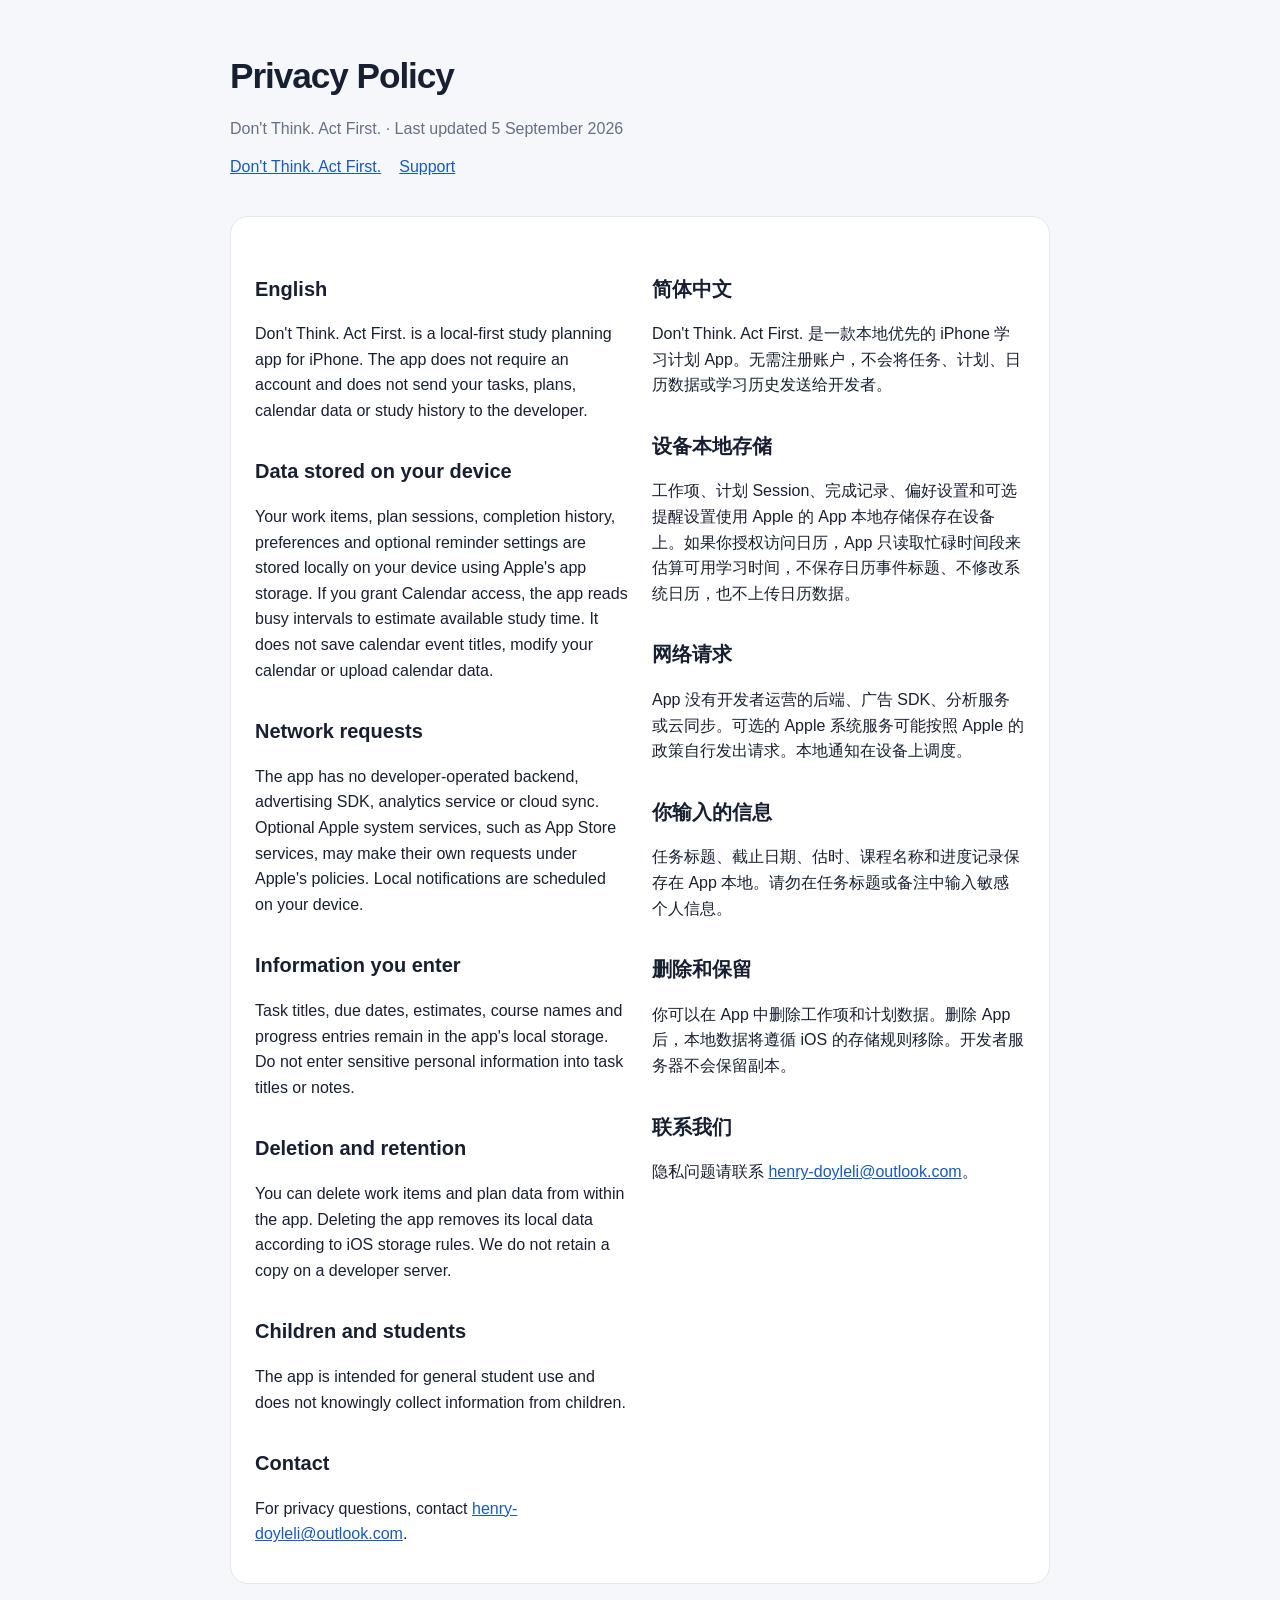
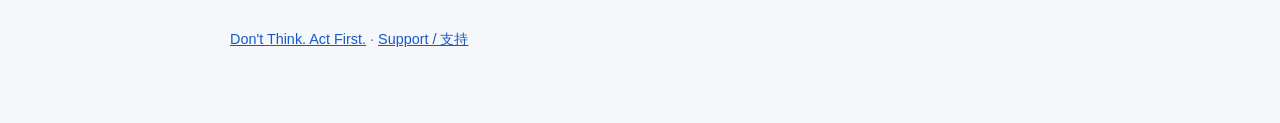
<file: dont-think-act-first/privacy/index.html>
<!doctype html>
<html lang="en">
<head>
  <meta charset="utf-8">
  <meta name="viewport" content="width=device-width, initial-scale=1">
  <title>Don't Think. Act First. Privacy Policy</title>
  <link rel="stylesheet" href="../../styles.css">
</head>
<body>
<main>
  <header>
    <h1>Privacy Policy</h1>
    <p class="muted">Don't Think. Act First. · Last updated 5 September 2026</p>
    <nav><a href="../">Don't Think. Act First.</a><a href="../support/">Support</a></nav>
  </header>
  <section class="card lang">
    <article>
      <h2>English</h2>
      <p>Don't Think. Act First. is a local-first study planning app for iPhone. The app does not require an account and does not send your tasks, plans, calendar data or study history to the developer.</p>
      <h2>Data stored on your device</h2>
      <p>Your work items, plan sessions, completion history, preferences and optional reminder settings are stored locally on your device using Apple's app storage. If you grant Calendar access, the app reads busy intervals to estimate available study time. It does not save calendar event titles, modify your calendar or upload calendar data.</p>
      <h2>Network requests</h2>
      <p>The app has no developer-operated backend, advertising SDK, analytics service or cloud sync. Optional Apple system services, such as App Store services, may make their own requests under Apple's policies. Local notifications are scheduled on your device.</p>
      <h2>Information you enter</h2>
      <p>Task titles, due dates, estimates, course names and progress entries remain in the app's local storage. Do not enter sensitive personal information into task titles or notes.</p>
      <h2>Deletion and retention</h2>
      <p>You can delete work items and plan data from within the app. Deleting the app removes its local data according to iOS storage rules. We do not retain a copy on a developer server.</p>
      <h2>Children and students</h2>
      <p>The app is intended for general student use and does not knowingly collect information from children.</p>
      <h2>Contact</h2>
      <p>For privacy questions, contact <a href="mailto:henry-doyleli@outlook.com">henry-doyleli@outlook.com</a>.</p>
    </article>
    <article lang="zh-Hans">
      <h2>简体中文</h2>
      <p>Don't Think. Act First. 是一款本地优先的 iPhone 学习计划 App。无需注册账户，不会将任务、计划、日历数据或学习历史发送给开发者。</p>
      <h2>设备本地存储</h2>
      <p>工作项、计划 Session、完成记录、偏好设置和可选提醒设置使用 Apple 的 App 本地存储保存在设备上。如果你授权访问日历，App 只读取忙碌时间段来估算可用学习时间，不保存日历事件标题、不修改系统日历，也不上传日历数据。</p>
      <h2>网络请求</h2>
      <p>App 没有开发者运营的后端、广告 SDK、分析服务或云同步。可选的 Apple 系统服务可能按照 Apple 的政策自行发出请求。本地通知在设备上调度。</p>
      <h2>你输入的信息</h2>
      <p>任务标题、截止日期、估时、课程名称和进度记录保存在 App 本地。请勿在任务标题或备注中输入敏感个人信息。</p>
      <h2>删除和保留</h2>
      <p>你可以在 App 中删除工作项和计划数据。删除 App 后，本地数据将遵循 iOS 的存储规则移除。开发者服务器不会保留副本。</p>
      <h2>联系我们</h2>
      <p>隐私问题请联系 <a href="mailto:henry-doyleli@outlook.com">henry-doyleli@outlook.com</a>。</p>
    </article>
  </section>
  <footer class="muted"><a href="../">Don't Think. Act First.</a> · <a href="../support/">Support / 支持</a></footer>
</main>
</body>
</html>
</file>
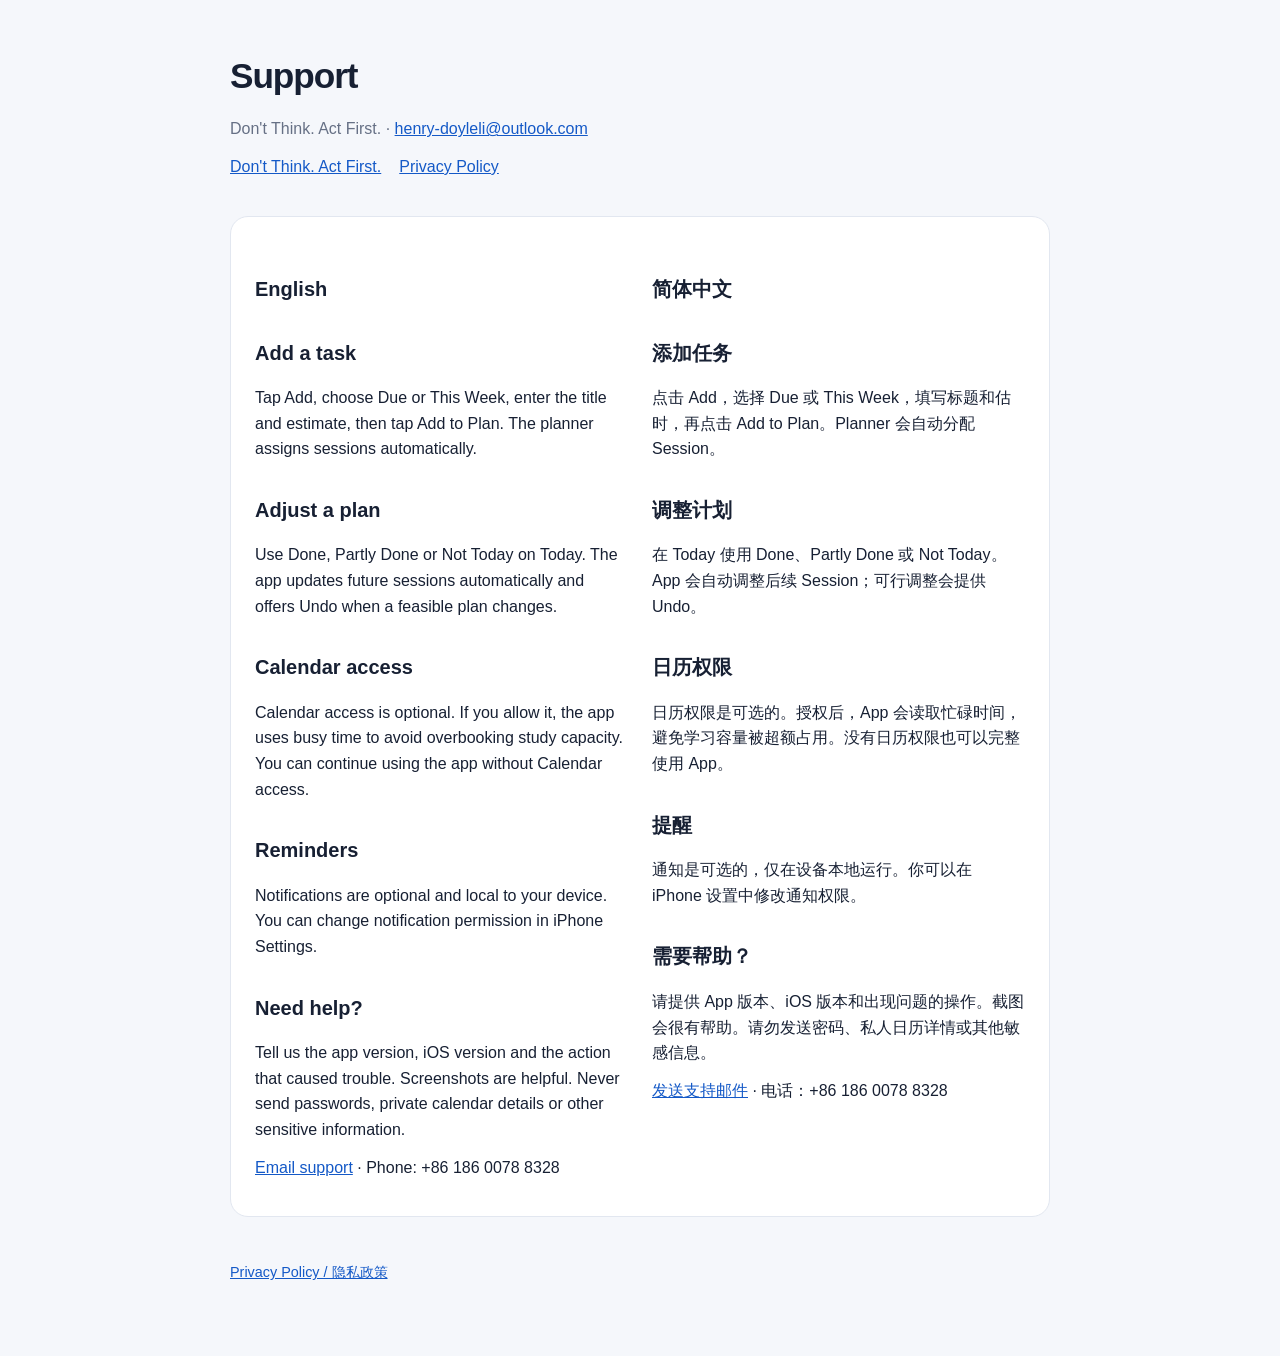
<file: dont-think-act-first/support/index.html>
<!doctype html>
<html lang="en">
<head>
  <meta charset="utf-8">
  <meta name="viewport" content="width=device-width, initial-scale=1">
  <title>Don't Think. Act First. Support</title>
  <link rel="stylesheet" href="../../styles.css">
</head>
<body>
<main>
  <header>
    <h1>Support</h1>
    <p class="muted">Don't Think. Act First. · <a href="mailto:henry-doyleli@outlook.com">henry-doyleli@outlook.com</a></p>
    <nav><a href="../">Don't Think. Act First.</a><a href="../privacy/">Privacy Policy</a></nav>
  </header>
  <section class="card lang">
    <article>
      <h2>English</h2>
      <h2>Add a task</h2><p>Tap Add, choose Due or This Week, enter the title and estimate, then tap Add to Plan. The planner assigns sessions automatically.</p>
      <h2>Adjust a plan</h2><p>Use Done, Partly Done or Not Today on Today. The app updates future sessions automatically and offers Undo when a feasible plan changes.</p>
      <h2>Calendar access</h2><p>Calendar access is optional. If you allow it, the app uses busy time to avoid overbooking study capacity. You can continue using the app without Calendar access.</p>
      <h2>Reminders</h2><p>Notifications are optional and local to your device. You can change notification permission in iPhone Settings.</p>
      <h2>Need help?</h2><p>Tell us the app version, iOS version and the action that caused trouble. Screenshots are helpful. Never send passwords, private calendar details or other sensitive information.</p>
      <p><a href="mailto:henry-doyleli@outlook.com">Email support</a> · Phone: +86 186 0078 8328</p>
    </article>
    <article lang="zh-Hans">
      <h2>简体中文</h2>
      <h2>添加任务</h2><p>点击 Add，选择 Due 或 This Week，填写标题和估时，再点击 Add to Plan。Planner 会自动分配 Session。</p>
      <h2>调整计划</h2><p>在 Today 使用 Done、Partly Done 或 Not Today。App 会自动调整后续 Session；可行调整会提供 Undo。</p>
      <h2>日历权限</h2><p>日历权限是可选的。授权后，App 会读取忙碌时间，避免学习容量被超额占用。没有日历权限也可以完整使用 App。</p>
      <h2>提醒</h2><p>通知是可选的，仅在设备本地运行。你可以在 iPhone 设置中修改通知权限。</p>
      <h2>需要帮助？</h2><p>请提供 App 版本、iOS 版本和出现问题的操作。截图会很有帮助。请勿发送密码、私人日历详情或其他敏感信息。</p>
      <p><a href="mailto:henry-doyleli@outlook.com">发送支持邮件</a> · 电话：+86 186 0078 8328</p>
    </article>
  </section>
  <footer class="muted"><a href="../privacy/">Privacy Policy / 隐私政策</a></footer>
</main>
</body>
</html>
</file>
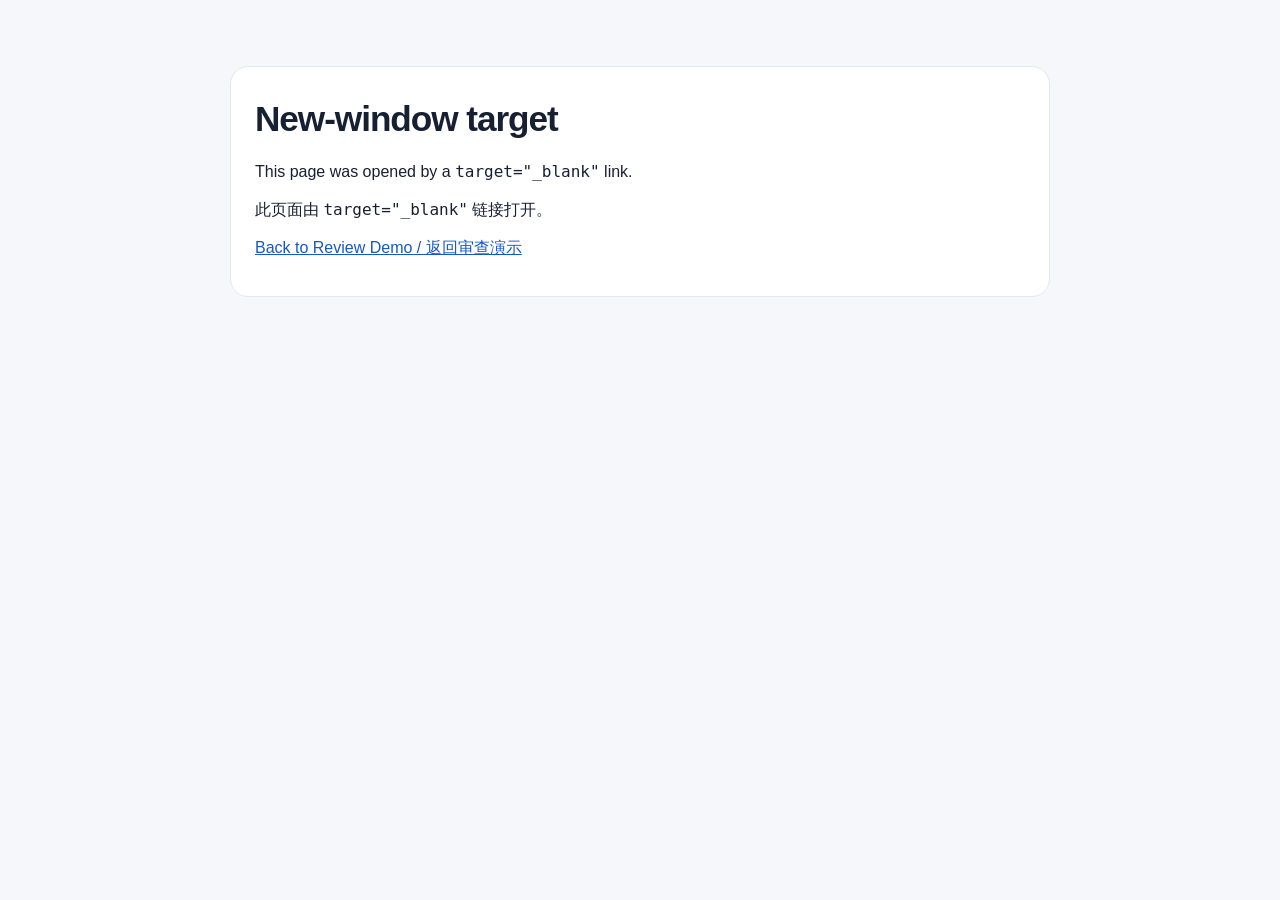
<file: webharbor-demo/target.html>
<!doctype html>
<html lang="en">
<head>
  <meta charset="utf-8">
  <meta name="viewport" content="width=device-width, initial-scale=1">
  <title>WebHarbor target blank demo</title>
  <link rel="stylesheet" href="../styles.css">
</head>
<body>
<main>
  <section class="card">
    <h1>New-window target</h1>
    <p>This page was opened by a <code>target="_blank"</code> link.</p>
    <p lang="zh-Hans">此页面由 <code>target="_blank"</code> 链接打开。</p>
    <p><a href="index.html">Back to Review Demo / 返回审查演示</a></p>
  </section>
</main>
</body>
</html>
</file>
<file: styles.css>
:root {
  color-scheme: light dark;
  font-family: -apple-system, BlinkMacSystemFont, "SF Pro Text", "Helvetica Neue", sans-serif;
  line-height: 1.6;
  background: #f5f7fb;
  color: #172033;
}

@media (prefers-color-scheme: dark) {
  :root { background: #10131a; color: #eef1f7; }
  .card { background: #1a1f2a; border-color: #2e3747; }
  a { color: #9bc1ff; }
}

body { margin: 0; }
main { max-width: 820px; margin: 0 auto; padding: 48px 20px 72px; }
header { margin-bottom: 36px; }
h1 { margin: 0 0 8px; font-size: 2.2rem; letter-spacing: -0.03em; }
h2 { margin-top: 32px; font-size: 1.25rem; }
p { margin: 12px 0; }
a { color: #1459c7; }
.muted { color: #667085; }
@media (prefers-color-scheme: dark) { .muted { color: #aab3c2; } }
.card { background: #fff; border: 1px solid #e2e7f0; border-radius: 18px; padding: 24px; margin: 18px 0; }
.lang { display: grid; grid-template-columns: 1fr 1fr; gap: 24px; }
@media (max-width: 640px) { .lang { grid-template-columns: 1fr; gap: 8px; } }
footer { margin-top: 44px; font-size: .9rem; }
nav a { margin-right: 18px; }
code { font-family: ui-monospace, SFMono-Regular, Menlo, monospace; }

.demo-steps { padding-left: 1.5rem; }
.demo-steps li { margin: 8px 0; }
.demo-details { margin: 20px 0; }
.demo-details div { display: grid; grid-template-columns: minmax(130px, 0.35fr) 1fr; gap: 14px; padding: 8px 0; border-bottom: 1px solid #e2e7f0; }
.demo-details dt { font-weight: 600; }
.demo-details dd { margin: 0; overflow-wrap: anywhere; }
.demo-code { overflow-wrap: anywhere; word-break: break-word; }
.demo-input { box-sizing: border-box; width: 100%; min-height: 44px; margin-top: 8px; padding: 9px 11px; border: 1px solid #c8d1df; border-radius: 10px; background: #fff; color: inherit; font: inherit; }
.demo-actions { display: flex; flex-wrap: wrap; align-items: center; gap: 12px; margin-top: 16px; }
.demo-button { display: inline-flex; align-items: center; justify-content: center; min-height: 44px; box-sizing: border-box; padding: 9px 14px; border: 1px solid #1459c7; border-radius: 10px; background: #1459c7; color: #fff; font: inherit; font-weight: 600; text-decoration: none; cursor: pointer; }
.demo-button:hover { background: #0e47a2; color: #fff; }
.demo-button-secondary { border-color: #9aa8bb; background: transparent; color: inherit; }
.demo-button-secondary:hover { background: #edf2f8; color: inherit; }
.demo-note { color: #667085; font-size: .95rem; }
.demo-status { min-height: 1.6em; margin-bottom: 0; color: #1459c7; font-weight: 600; }
.demo-check { margin-top: 18px; }
@media (prefers-color-scheme: dark) {
  .demo-details div { border-color: #2e3747; }
  .demo-input { border-color: #3a4659; background: #111722; }
  .demo-button-secondary:hover { background: #273143; }
  .demo-status { color: #9bc1ff; }
}
@media (max-width: 640px) {
  .demo-details div { grid-template-columns: 1fr; gap: 3px; }
  .demo-button { width: 100%; }
}
</file>
